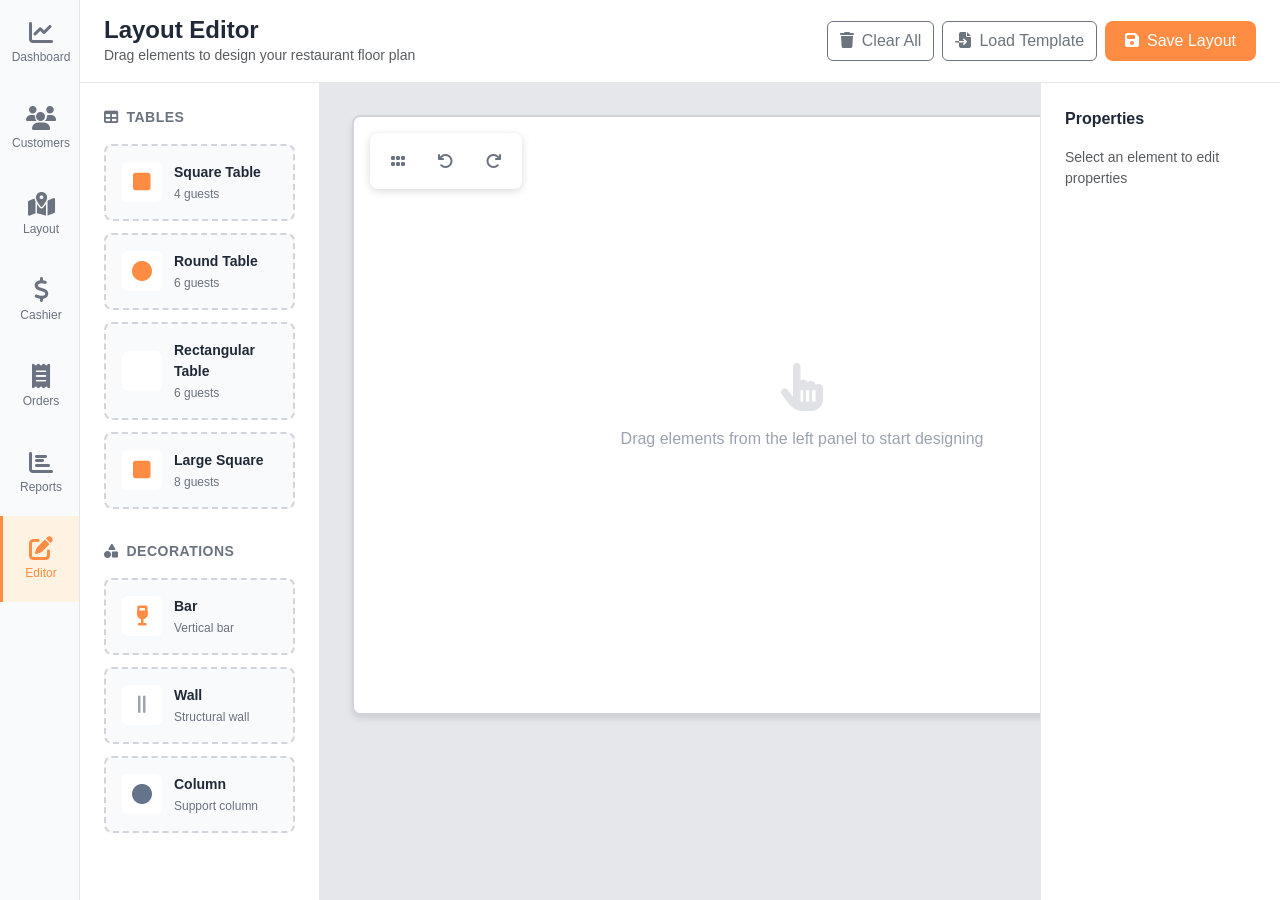
<file: resta-soft/layout-editor.html>
<!DOCTYPE html>
<html lang="es">
<head>
    <meta charset="UTF-8">
    <meta name="viewport" content="width=device-width, initial-scale=1.0">
    <title>Restro POS - Layout Editor</title>

    <!-- Bootstrap 5 CSS -->
    <link href="https://cdn.jsdelivr.net/npm/bootstrap@5.3.2/dist/css/bootstrap.min.css" rel="stylesheet">

    <!-- Font Awesome 6 -->
    <link rel="stylesheet" href="https://cdnjs.cloudflare.com/ajax/libs/font-awesome/6.5.1/css/all.min.css">

    <style>
        :root {
            --primary-orange: #FF8C42;
            --success-green: #10B981;
            --danger-red: #EF4444;
            --info-blue: #3B82F6;
            --warning-yellow: #F59E0B;
            --disabled-gray: #9CA3AF;
            --sidebar-bg: #F9FAFB;
            --card-shadow: 0 1px 3px rgba(0, 0, 0, 0.1);
        }

        body {
            font-family: -apple-system, BlinkMacSystemFont, 'Segoe UI', Roboto, 'Helvetica Neue', Arial, sans-serif;
            background-color: #F3F4F6;
            color: #1F2937;
            overflow: hidden;
        }

        /* Sidebar */
        .sidebar {
            min-height: 100vh;
            background-color: var(--sidebar-bg);
            border-right: 1px solid #E5E7EB;
            position: fixed;
            top: 0;
            left: 0;
            width: 80px;
            z-index: 1000;
        }

        .sidebar-item {
            padding: 1.25rem 0;
            text-align: center;
            color: #6B7280;
            transition: all 0.2s;
            cursor: pointer;
            border-left: 3px solid transparent;
        }

        .sidebar-item:hover,
        .sidebar-item.active {
            background-color: #FEF3E2;
            color: var(--primary-orange);
            border-left-color: var(--primary-orange);
        }

        .sidebar-item i {
            font-size: 1.5rem;
            display: block;
            margin-bottom: 0.25rem;
        }

        .sidebar-item span {
            font-size: 0.75rem;
            display: block;
        }

        /* Main Content */
        .main-content {
            margin-left: 80px;
            height: 100vh;
            display: flex;
            flex-direction: column;
        }

        /* Header */
        .top-header {
            background-color: white;
            padding: 1rem 1.5rem;
            border-bottom: 1px solid #E5E7EB;
            box-shadow: var(--card-shadow);
            flex-shrink: 0;
        }

        .btn-primary-custom {
            background-color: var(--primary-orange);
            border: none;
            color: white;
            padding: 0.5rem 1.25rem;
            border-radius: 8px;
            font-weight: 500;
            transition: all 0.2s;
        }

        .btn-primary-custom:hover {
            background-color: #E67E3C;
            transform: translateY(-1px);
        }

        /* Editor Layout */
        .editor-container {
            display: flex;
            flex: 1;
            overflow: hidden;
        }

        /* Tools Panel */
        .tools-panel {
            width: 280px;
            background: white;
            border-right: 1px solid #E5E7EB;
            overflow-y: auto;
            padding: 1.5rem;
        }

        .tools-section {
            margin-bottom: 2rem;
        }

        .tools-header {
            font-size: 0.875rem;
            font-weight: 700;
            text-transform: uppercase;
            color: #6B7280;
            margin-bottom: 1rem;
            letter-spacing: 0.5px;
        }

        /* Tool Item - Draggable */
        .tool-item {
            background: #F9FAFB;
            border: 2px dashed #D1D5DB;
            border-radius: 8px;
            padding: 1rem;
            margin-bottom: 0.75rem;
            cursor: move;
            transition: all 0.2s;
            display: flex;
            align-items: center;
            gap: 0.75rem;
        }

        .tool-item:hover {
            background: white;
            border-color: var(--primary-orange);
            transform: translateX(4px);
        }

        .tool-item.dragging {
            opacity: 0.5;
        }

        .tool-icon {
            width: 40px;
            height: 40px;
            background: white;
            border-radius: 6px;
            display: flex;
            align-items: center;
            justify-content: center;
            font-size: 1.25rem;
            color: var(--primary-orange);
            flex-shrink: 0;
        }

        .tool-info {
            flex: 1;
        }

        .tool-name {
            font-weight: 600;
            font-size: 0.875rem;
            color: #1F2937;
            margin-bottom: 0.125rem;
        }

        .tool-desc {
            font-size: 0.75rem;
            color: #6B7280;
        }

        /* Canvas Container */
        .canvas-container {
            flex: 1;
            background: #E5E7EB;
            overflow: auto;
            padding: 2rem;
            position: relative;
        }

        /* Restaurant Canvas - Editable */
        .restaurant-canvas {
            position: relative;
            width: 900px;
            height: 600px;
            background: white;
            border: 2px solid #D1D5DB;
            border-radius: 8px;
            margin: 0 auto;
            box-shadow: 0 4px 6px rgba(0, 0, 0, 0.1);
        }

        .restaurant-canvas.drag-over {
            border-color: var(--primary-orange);
            background: #FEF3E2;
        }

        /* Grid Pattern (optional visual aid) */
        .restaurant-canvas.show-grid {
            background-image:
                linear-gradient(rgba(0, 0, 0, 0.05) 1px, transparent 1px),
                linear-gradient(90deg, rgba(0, 0, 0, 0.05) 1px, transparent 1px);
            background-size: 20px 20px;
        }

        /* Placed Element on Canvas */
        .canvas-element {
            position: absolute;
            border: 2px solid transparent;
            cursor: move;
            transition: box-shadow 0.2s;
            display: flex;
            align-items: center;
            justify-content: center;
            font-weight: 600;
            user-select: none;
        }

        .canvas-element:hover {
            box-shadow: 0 4px 12px rgba(0, 0, 0, 0.15);
            z-index: 10;
        }

        .canvas-element.selected {
            border-color: var(--primary-orange);
            box-shadow: 0 0 0 3px rgba(255, 140, 66, 0.2);
            z-index: 20;
        }

        .canvas-element.dragging {
            opacity: 0.7;
            z-index: 100;
        }

        /* Table Elements */
        .canvas-element.table {
            background: linear-gradient(135deg, #ECFDF5 0%, #D1FAE5 100%);
            border-radius: 8px;
            border-color: var(--success-green);
            flex-direction: column;
        }

        .canvas-element.table.round {
            border-radius: 50%;
        }

        .canvas-element.table .element-label {
            font-size: 1rem;
            color: #1F2937;
        }

        .canvas-element.table .element-capacity {
            font-size: 0.75rem;
            color: #6B7280;
        }

        /* Decoration Elements */
        .canvas-element.bar {
            background: linear-gradient(135deg, #FEF3E2 0%, #FDBA74 50%, #FEF3E2 100%);
            border-radius: 8px;
            border-color: var(--primary-orange);
            color: #1F2937;
        }

        .canvas-element.wall {
            background: linear-gradient(135deg, #E5E7EB 0%, #D1D5DB 100%);
            border-color: #9CA3AF;
        }

        .canvas-element.column {
            background: radial-gradient(circle, #CBD5E1 0%, #94A3B8 100%);
            border-radius: 50%;
            border-color: #64748B;
        }

        /* Delete Button */
        .delete-btn {
            position: absolute;
            top: -12px;
            right: -12px;
            width: 24px;
            height: 24px;
            background: var(--danger-red);
            color: white;
            border-radius: 50%;
            display: none;
            align-items: center;
            justify-content: center;
            cursor: pointer;
            font-size: 0.75rem;
            border: 2px solid white;
            box-shadow: 0 2px 4px rgba(0, 0, 0, 0.2);
        }

        .canvas-element.selected .delete-btn {
            display: flex;
        }

        .delete-btn:hover {
            background: #DC2626;
            transform: scale(1.1);
        }

        /* Resize Handles */
        .resize-handle {
            position: absolute;
            width: 10px;
            height: 10px;
            background: var(--primary-orange);
            border: 2px solid white;
            border-radius: 50%;
            display: none;
            box-shadow: 0 2px 4px rgba(0, 0, 0, 0.2);
        }

        .canvas-element.selected .resize-handle {
            display: block;
        }

        .resize-handle.se {
            bottom: -5px;
            right: -5px;
            cursor: se-resize;
        }

        .resize-handle.sw {
            bottom: -5px;
            left: -5px;
            cursor: sw-resize;
        }

        .resize-handle.ne {
            top: -5px;
            right: -5px;
            cursor: ne-resize;
        }

        .resize-handle.nw {
            top: -5px;
            left: -5px;
            cursor: nw-resize;
        }

        /* Properties Panel */
        .properties-panel {
            width: 280px;
            background: white;
            border-left: 1px solid #E5E7EB;
            overflow-y: auto;
            padding: 1.5rem;
        }

        .properties-header {
            font-size: 1rem;
            font-weight: 700;
            margin-bottom: 1rem;
            color: #1F2937;
        }

        .property-group {
            margin-bottom: 1.5rem;
        }

        .property-label {
            font-size: 0.875rem;
            font-weight: 600;
            color: #6B7280;
            margin-bottom: 0.5rem;
            display: block;
        }

        .property-input {
            width: 100%;
            padding: 0.5rem;
            border: 1px solid #E5E7EB;
            border-radius: 6px;
            font-size: 0.875rem;
        }

        .property-input:focus {
            outline: none;
            border-color: var(--primary-orange);
            box-shadow: 0 0 0 3px rgba(255, 140, 66, 0.1);
        }

        /* Toolbar */
        .toolbar {
            position: absolute;
            top: 1rem;
            left: 1rem;
            background: white;
            border-radius: 8px;
            box-shadow: 0 2px 8px rgba(0, 0, 0, 0.15);
            display: flex;
            gap: 0.5rem;
            padding: 0.5rem;
            z-index: 50;
        }

        .toolbar-btn {
            width: 40px;
            height: 40px;
            border: none;
            background: white;
            border-radius: 6px;
            cursor: pointer;
            transition: all 0.2s;
            display: flex;
            align-items: center;
            justify-content: center;
            color: #6B7280;
        }

        .toolbar-btn:hover {
            background: #F9FAFB;
            color: var(--primary-orange);
        }

        .toolbar-btn.active {
            background: #FEF3E2;
            color: var(--primary-orange);
        }

        /* Empty State */
        .empty-state {
            position: absolute;
            top: 50%;
            left: 50%;
            transform: translate(-50%, -50%);
            text-align: center;
            color: #9CA3AF;
            pointer-events: none;
        }

        .empty-state i {
            font-size: 3rem;
            margin-bottom: 1rem;
            opacity: 0.3;
        }

        /* Responsive */
        @media (max-width: 1400px) {
            .tools-panel,
            .properties-panel {
                width: 240px;
            }
        }

        @media (max-width: 1200px) {
            .properties-panel {
                display: none;
            }
        }

        @media (max-width: 768px) {
            .sidebar {
                width: 60px;
            }

            .sidebar-item span {
                display: none;
            }

            .main-content {
                margin-left: 60px;
            }

            .tools-panel {
                width: 200px;
            }
        }
    </style>
</head>
<body>
    <!-- Sidebar Navigation -->
    <div class="sidebar">
        <div class="sidebar-item">
            <i class="fas fa-chart-line"></i>
            <span>Dashboard</span>
        </div>
        <div class="sidebar-item">
            <i class="fas fa-users"></i>
            <span>Customers</span>
        </div>
        <div class="sidebar-item">
            <i class="fas fa-map-marked-alt"></i>
            <span>Layout</span>
        </div>
        <div class="sidebar-item">
            <i class="fas fa-dollar-sign"></i>
            <span>Cashier</span>
        </div>
        <div class="sidebar-item">
            <i class="fas fa-receipt"></i>
            <span>Orders</span>
        </div>
        <div class="sidebar-item">
            <i class="fas fa-chart-bar"></i>
            <span>Reports</span>
        </div>
        <div class="sidebar-item active">
            <i class="fas fa-edit"></i>
            <span>Editor</span>
        </div>
    </div>

    <!-- Main Content -->
    <div class="main-content">
        <!-- Header -->
        <div class="top-header d-flex justify-content-between align-items-center">
            <div>
                <h1 class="h4 mb-0 fw-bold">Layout Editor</h1>
                <p class="text-muted mb-0 small">Drag elements to design your restaurant floor plan</p>
            </div>
            <div class="d-flex gap-2">
                <button class="btn btn-outline-secondary" onclick="layoutEditor.clearCanvas()">
                    <i class="fas fa-trash me-2"></i>Clear All
                </button>
                <button class="btn btn-outline-secondary" onclick="layoutEditor.loadTemplate()">
                    <i class="fas fa-file-import me-2"></i>Load Template
                </button>
                <button class="btn btn-primary-custom" onclick="layoutEditor.saveLayout()">
                    <i class="fas fa-save me-2"></i>Save Layout
                </button>
            </div>
        </div>

        <!-- Editor Container -->
        <div class="editor-container">
            <!-- Tools Panel -->
            <div class="tools-panel">
                <div class="tools-section">
                    <div class="tools-header">
                        <i class="fas fa-table me-2"></i>Tables
                    </div>

                    <div class="tool-item" draggable="true" data-type="table" data-shape="square" data-size="120x100" data-capacity="4">
                        <div class="tool-icon">
                            <i class="fas fa-square"></i>
                        </div>
                        <div class="tool-info">
                            <div class="tool-name">Square Table</div>
                            <div class="tool-desc">4 guests</div>
                        </div>
                    </div>

                    <div class="tool-item" draggable="true" data-type="table" data-shape="round" data-size="110x110" data-capacity="6">
                        <div class="tool-icon">
                            <i class="fas fa-circle"></i>
                        </div>
                        <div class="tool-info">
                            <div class="tool-name">Round Table</div>
                            <div class="tool-desc">6 guests</div>
                        </div>
                    </div>

                    <div class="tool-item" draggable="true" data-type="table" data-shape="rectangular" data-size="140x100" data-capacity="6">
                        <div class="tool-icon">
                            <i class="fas fa-rectangle-wide"></i>
                        </div>
                        <div class="tool-info">
                            <div class="tool-name">Rectangular Table</div>
                            <div class="tool-desc">6 guests</div>
                        </div>
                    </div>

                    <div class="tool-item" draggable="true" data-type="table" data-shape="square" data-size="150x120" data-capacity="8">
                        <div class="tool-icon">
                            <i class="fas fa-square"></i>
                        </div>
                        <div class="tool-info">
                            <div class="tool-name">Large Square</div>
                            <div class="tool-desc">8 guests</div>
                        </div>
                    </div>
                </div>

                <div class="tools-section">
                    <div class="tools-header">
                        <i class="fas fa-shapes me-2"></i>Decorations
                    </div>

                    <div class="tool-item" draggable="true" data-type="bar" data-size="60x300">
                        <div class="tool-icon" style="color: var(--primary-orange);">
                            <i class="fas fa-wine-glass"></i>
                        </div>
                        <div class="tool-info">
                            <div class="tool-name">Bar</div>
                            <div class="tool-desc">Vertical bar</div>
                        </div>
                    </div>

                    <div class="tool-item" draggable="true" data-type="wall" data-size="10x400">
                        <div class="tool-icon" style="color: #9CA3AF;">
                            <i class="fas fa-grip-lines-vertical"></i>
                        </div>
                        <div class="tool-info">
                            <div class="tool-name">Wall</div>
                            <div class="tool-desc">Structural wall</div>
                        </div>
                    </div>

                    <div class="tool-item" draggable="true" data-type="column" data-size="40x40">
                        <div class="tool-icon" style="color: #64748B;">
                            <i class="fas fa-circle"></i>
                        </div>
                        <div class="tool-info">
                            <div class="tool-name">Column</div>
                            <div class="tool-desc">Support column</div>
                        </div>
                    </div>
                </div>
            </div>

            <!-- Canvas Container -->
            <div class="canvas-container">
                <div class="restaurant-canvas" id="canvas">
                    <!-- Toolbar -->
                    <div class="toolbar">
                        <button class="toolbar-btn" onclick="layoutEditor.toggleGrid()" title="Toggle Grid">
                            <i class="fas fa-grip-horizontal"></i>
                        </button>
                        <button class="toolbar-btn" onclick="layoutEditor.undo()" title="Undo">
                            <i class="fas fa-undo"></i>
                        </button>
                        <button class="toolbar-btn" onclick="layoutEditor.redo()" title="Redo">
                            <i class="fas fa-redo"></i>
                        </button>
                    </div>

                    <!-- Empty State -->
                    <div class="empty-state" id="emptyState">
                        <i class="fas fa-hand-pointer"></i>
                        <p>Drag elements from the left panel to start designing</p>
                    </div>
                </div>
            </div>

            <!-- Properties Panel -->
            <div class="properties-panel" id="propertiesPanel">
                <div class="properties-header">Properties</div>
                <p class="text-muted small">Select an element to edit properties</p>

                <div id="propertiesContent">
                    <!-- Properties will be loaded dynamically -->
                </div>
            </div>
        </div>
    </div>

    <!-- Save Confirmation Modal -->
    <div class="modal fade" id="saveModal" tabindex="-1" aria-hidden="true">
        <div class="modal-dialog modal-dialog-centered">
            <div class="modal-content">
                <div class="modal-header border-0">
                    <h5 class="modal-title fw-bold">Save Layout</h5>
                    <button type="button" class="btn-close" data-bs-dismiss="modal"></button>
                </div>
                <div class="modal-body">
                    <div class="mb-3">
                        <label class="form-label fw-semibold">Layout Name</label>
                        <input type="text" class="form-control" id="layoutName" placeholder="e.g., Main Dining Area">
                    </div>
                    <div class="alert alert-info">
                        <i class="fas fa-info-circle me-2"></i>
                        This layout will be saved and can be loaded in the viewer.
                    </div>
                </div>
                <div class="modal-footer border-0">
                    <button type="button" class="btn btn-outline-secondary" data-bs-dismiss="modal">Cancel</button>
                    <button type="button" class="btn btn-primary-custom" onclick="layoutEditor.confirmSave()">
                        <i class="fas fa-save me-2"></i>Save Layout
                    </button>
                </div>
            </div>
        </div>
    </div>

    <!-- Bootstrap 5 JS Bundle -->
    <script src="https://cdn.jsdelivr.net/npm/bootstrap@5.3.2/dist/js/bootstrap.bundle.min.js"></script>

    <script>
        /**
         * Canvas Element Class
         * Represents an element placed on the canvas with drag/resize capabilities
         */
        class CanvasElement {
            constructor(id, type, x, y, width, height, data = {}) {
                this.id = id;
                this.type = type;           // table, bar, wall, column
                this.x = x;
                this.y = y;
                this.width = width;
                this.height = height;
                this.data = data;           // Additional properties (shape, capacity, label, etc)
            }

            /**
             * Convert to JSON for storage
             * @returns {Object} JSON representation
             */
            toJSON() {
                return {
                    id: this.id,
                    type: this.type,
                    x: this.x,
                    y: this.y,
                    width: this.width,
                    height: this.height,
                    data: this.data
                };
            }
        }

        /**
         * Layout Editor Class
         * Main controller for the drag-and-drop editor
         * Implements the Command Pattern for undo/redo functionality
         */
        class LayoutEditor {
            constructor() {
                this.canvas = document.getElementById('canvas');
                this.elements = [];
                this.selectedElement = null;
                this.nextId = 1;
                this.draggedTool = null;
                this.isDragging = false;
                this.isResizing = false;
                this.dragOffset = { x: 0, y: 0 };
                this.showGrid = false;
                this.history = [];
                this.historyIndex = -1;
                this.saveModal = new bootstrap.Modal(document.getElementById('saveModal'));

                this.init();
            }

            /**
             * Initialize event listeners
             */
            init() {
                this.attachToolListeners();
                this.attachCanvasListeners();
                this.attachKeyboardListeners();
            }

            /**
             * Attach drag listeners to tool items
             */
            attachToolListeners() {
                document.querySelectorAll('.tool-item').forEach(tool => {
                    tool.addEventListener('dragstart', (e) => this.handleToolDragStart(e));
                    tool.addEventListener('dragend', (e) => this.handleToolDragEnd(e));
                });
            }

            /**
             * Attach drop listeners to canvas
             */
            attachCanvasListeners() {
                this.canvas.addEventListener('dragover', (e) => this.handleCanvasDragOver(e));
                this.canvas.addEventListener('drop', (e) => this.handleCanvasDrop(e));
                this.canvas.addEventListener('dragleave', (e) => this.handleCanvasDragLeave(e));
                this.canvas.addEventListener('click', (e) => {
                    if (e.target === this.canvas) {
                        this.deselectAll();
                    }
                });
            }

            /**
             * Attach keyboard shortcuts
             */
            attachKeyboardListeners() {
                document.addEventListener('keydown', (e) => {
                    // Delete key
                    if (e.key === 'Delete' && this.selectedElement) {
                        this.deleteElement(this.selectedElement);
                    }
                    // Ctrl/Cmd + Z (Undo)
                    if ((e.ctrlKey || e.metaKey) && e.key === 'z' && !e.shiftKey) {
                        e.preventDefault();
                        this.undo();
                    }
                    // Ctrl/Cmd + Shift + Z (Redo)
                    if ((e.ctrlKey || e.metaKey) && e.key === 'z' && e.shiftKey) {
                        e.preventDefault();
                        this.redo();
                    }
                });
            }

            /**
             * Handle tool drag start
             * @param {DragEvent} e - Drag event
             */
            handleToolDragStart(e) {
                this.draggedTool = e.target;
                this.draggedTool.classList.add('dragging');
                e.dataTransfer.effectAllowed = 'copy';
            }

            /**
             * Handle tool drag end
             * @param {DragEvent} e - Drag event
             */
            handleToolDragEnd(e) {
                if (this.draggedTool) {
                    this.draggedTool.classList.remove('dragging');
                    this.draggedTool = null;
                }
            }

            /**
             * Handle canvas drag over
             * @param {DragEvent} e - Drag event
             */
            handleCanvasDragOver(e) {
                e.preventDefault();
                this.canvas.classList.add('drag-over');
            }

            /**
             * Handle canvas drag leave
             * @param {DragEvent} e - Drag event
             */
            handleCanvasDragLeave(e) {
                if (e.target === this.canvas) {
                    this.canvas.classList.remove('drag-over');
                }
            }

            /**
             * Handle canvas drop - Creates new element
             * @param {DragEvent} e - Drop event
             */
            handleCanvasDrop(e) {
                e.preventDefault();
                this.canvas.classList.remove('drag-over');

                if (!this.draggedTool) return;

                // Get drop position relative to canvas
                const rect = this.canvas.getBoundingClientRect();
                const x = e.clientX - rect.left;
                const y = e.clientY - rect.top;

                // Get tool data
                const type = this.draggedTool.dataset.type;
                const size = this.draggedTool.dataset.size.split('x');
                const width = parseInt(size[0]);
                const height = parseInt(size[1]);

                // Create element data
                const data = {};
                if (type === 'table') {
                    data.shape = this.draggedTool.dataset.shape;
                    data.capacity = parseInt(this.draggedTool.dataset.capacity);
                    data.number = `T${String(this.nextId).padStart(2, '0')}`;
                }

                // Create and add element
                const element = new CanvasElement(
                    this.nextId++,
                    type,
                    Math.max(0, Math.min(x - width / 2, this.canvas.offsetWidth - width)),
                    Math.max(0, Math.min(y - height / 2, this.canvas.offsetHeight - height)),
                    width,
                    height,
                    data
                );

                this.addElement(element);
                this.saveHistory();
                this.hideEmptyState();
            }

            /**
             * Add element to canvas
             * @param {CanvasElement} element - Element to add
             */
            addElement(element) {
                this.elements.push(element);
                this.renderElement(element);
            }

            /**
             * Render element on canvas
             * @param {CanvasElement} element - Element to render
             */
            renderElement(element) {
                const el = document.createElement('div');
                el.className = `canvas-element ${element.type}`;
                el.dataset.elementId = element.id;
                el.style.left = `${element.x}px`;
                el.style.top = `${element.y}px`;
                el.style.width = `${element.width}px`;
                el.style.height = `${element.height}px`;

                // Add shape class for tables
                if (element.type === 'table' && element.data.shape) {
                    el.classList.add(element.data.shape);
                }

                // Add content
                if (element.type === 'table') {
                    el.innerHTML = `
                        <div class="element-label">${element.data.number}</div>
                        <div class="element-capacity">${element.data.capacity} guests</div>
                    `;
                } else if (element.type === 'bar') {
                    el.textContent = 'Bar';
                }

                // Add delete button
                const deleteBtn = document.createElement('div');
                deleteBtn.className = 'delete-btn';
                deleteBtn.innerHTML = '<i class="fas fa-times"></i>';
                deleteBtn.onclick = (e) => {
                    e.stopPropagation();
                    this.deleteElement(element.id);
                };
                el.appendChild(deleteBtn);

                // Add resize handles
                ['nw', 'ne', 'sw', 'se'].forEach(position => {
                    const handle = document.createElement('div');
                    handle.className = `resize-handle ${position}`;
                    handle.dataset.position = position;
                    el.appendChild(handle);
                });

                // Attach element event listeners
                el.addEventListener('mousedown', (e) => this.handleElementMouseDown(e, element));
                el.addEventListener('click', (e) => {
                    e.stopPropagation();
                    this.selectElement(element.id);
                });

                this.canvas.appendChild(el);
            }

            /**
             * Handle element mouse down for dragging
             * @param {MouseEvent} e - Mouse event
             * @param {CanvasElement} element - Element being dragged
             */
            handleElementMouseDown(e, element) {
                // Check if resize handle was clicked
                if (e.target.classList.contains('resize-handle')) {
                    this.startResize(e, element);
                    return;
                }

                // Ignore if clicking delete button
                if (e.target.closest('.delete-btn')) return;

                this.isDragging = true;
                this.selectedElement = element;

                const el = e.currentTarget;
                const rect = el.getBoundingClientRect();
                this.dragOffset = {
                    x: e.clientX - rect.left,
                    y: e.clientY - rect.top
                };

                el.classList.add('dragging');

                const handleMouseMove = (e) => {
                    if (!this.isDragging) return;

                    const canvasRect = this.canvas.getBoundingClientRect();
                    let x = e.clientX - canvasRect.left - this.dragOffset.x;
                    let y = e.clientY - canvasRect.top - this.dragOffset.y;

                    // Constrain to canvas bounds
                    x = Math.max(0, Math.min(x, this.canvas.offsetWidth - element.width));
                    y = Math.max(0, Math.min(y, this.canvas.offsetHeight - element.height));

                    element.x = x;
                    element.y = y;

                    el.style.left = `${x}px`;
                    el.style.top = `${y}px`;

                    this.updateProperties(element);
                };

                const handleMouseUp = () => {
                    this.isDragging = false;
                    el.classList.remove('dragging');
                    document.removeEventListener('mousemove', handleMouseMove);
                    document.removeEventListener('mouseup', handleMouseUp);
                    this.saveHistory();
                };

                document.addEventListener('mousemove', handleMouseMove);
                document.addEventListener('mouseup', handleMouseUp);
            }

            /**
             * Start resizing element
             * @param {MouseEvent} e - Mouse event
             * @param {CanvasElement} element - Element to resize
             */
            startResize(e, element) {
                e.stopPropagation();
                this.isResizing = true;
                const handle = e.target;
                const position = handle.dataset.position;
                const startX = e.clientX;
                const startY = e.clientY;
                const startWidth = element.width;
                const startHeight = element.height;
                const startPosX = element.x;
                const startPosY = element.y;

                const handleMouseMove = (e) => {
                    if (!this.isResizing) return;

                    const dx = e.clientX - startX;
                    const dy = e.clientY - startY;

                    // Calculate new dimensions based on handle position
                    if (position.includes('e')) {
                        element.width = Math.max(50, startWidth + dx);
                    }
                    if (position.includes('w')) {
                        const newWidth = Math.max(50, startWidth - dx);
                        element.x = startPosX + (startWidth - newWidth);
                        element.width = newWidth;
                    }
                    if (position.includes('s')) {
                        element.height = Math.max(50, startHeight + dy);
                    }
                    if (position.includes('n')) {
                        const newHeight = Math.max(50, startHeight - dy);
                        element.y = startPosY + (startHeight - newHeight);
                        element.height = newHeight;
                    }

                    this.updateElementDOM(element);
                    this.updateProperties(element);
                };

                const handleMouseUp = () => {
                    this.isResizing = false;
                    document.removeEventListener('mousemove', handleMouseMove);
                    document.removeEventListener('mouseup', handleMouseUp);
                    this.saveHistory();
                };

                document.addEventListener('mousemove', handleMouseMove);
                document.addEventListener('mouseup', handleMouseUp);
            }

            /**
             * Update element DOM after resize/move
             * @param {CanvasElement} element - Element to update
             */
            updateElementDOM(element) {
                const el = this.canvas.querySelector(`[data-element-id="${element.id}"]`);
                if (el) {
                    el.style.left = `${element.x}px`;
                    el.style.top = `${element.y}px`;
                    el.style.width = `${element.width}px`;
                    el.style.height = `${element.height}px`;
                }
            }

            /**
             * Select element and show properties
             * @param {number} elementId - Element ID
             */
            selectElement(elementId) {
                this.deselectAll();

                const element = this.elements.find(e => e.id === elementId);
                if (!element) return;

                this.selectedElement = element;

                const el = this.canvas.querySelector(`[data-element-id="${elementId}"]`);
                if (el) {
                    el.classList.add('selected');
                }

                this.showProperties(element);
            }

            /**
             * Deselect all elements
             */
            deselectAll() {
                this.canvas.querySelectorAll('.canvas-element').forEach(el => {
                    el.classList.remove('selected');
                });
                this.selectedElement = null;
                this.hideProperties();
            }

            /**
             * Show properties panel for element
             * @param {CanvasElement} element - Element to show properties for
             */
            showProperties(element) {
                const content = document.getElementById('propertiesContent');

                let html = `
                    <div class="property-group">
                        <label class="property-label">Position</label>
                        <div class="row g-2">
                            <div class="col-6">
                                <input type="number" class="property-input" value="${Math.round(element.x)}"
                                       onchange="layoutEditor.updateElementProperty(${element.id}, 'x', parseInt(this.value))" placeholder="X">
                            </div>
                            <div class="col-6">
                                <input type="number" class="property-input" value="${Math.round(element.y)}"
                                       onchange="layoutEditor.updateElementProperty(${element.id}, 'y', parseInt(this.value))" placeholder="Y">
                            </div>
                        </div>
                    </div>

                    <div class="property-group">
                        <label class="property-label">Size</label>
                        <div class="row g-2">
                            <div class="col-6">
                                <input type="number" class="property-input" value="${Math.round(element.width)}"
                                       onchange="layoutEditor.updateElementProperty(${element.id}, 'width', parseInt(this.value))" placeholder="Width">
                            </div>
                            <div class="col-6">
                                <input type="number" class="property-input" value="${Math.round(element.height)}"
                                       onchange="layoutEditor.updateElementProperty(${element.id}, 'height', parseInt(this.value))" placeholder="Height">
                            </div>
                        </div>
                    </div>
                `;

                if (element.type === 'table') {
                    html += `
                        <div class="property-group">
                            <label class="property-label">Table Number</label>
                            <input type="text" class="property-input" value="${element.data.number}"
                                   onchange="layoutEditor.updateElementData(${element.id}, 'number', this.value)">
                        </div>

                        <div class="property-group">
                            <label class="property-label">Capacity</label>
                            <input type="number" class="property-input" value="${element.data.capacity}"
                                   onchange="layoutEditor.updateElementData(${element.id}, 'capacity', parseInt(this.value))">
                        </div>

                        <div class="property-group">
                            <label class="property-label">Shape</label>
                            <select class="property-input" onchange="layoutEditor.updateElementData(${element.id}, 'shape', this.value)">
                                <option value="square" ${element.data.shape === 'square' ? 'selected' : ''}>Square</option>
                                <option value="round" ${element.data.shape === 'round' ? 'selected' : ''}>Round</option>
                                <option value="rectangular" ${element.data.shape === 'rectangular' ? 'selected' : ''}>Rectangular</option>
                            </select>
                        </div>
                    `;
                }

                content.innerHTML = html;
            }

            /**
             * Hide properties panel
             */
            hideProperties() {
                document.getElementById('propertiesContent').innerHTML = '';
            }

            /**
             * Update element property
             * @param {number} elementId - Element ID
             * @param {string} property - Property name
             * @param {any} value - New value
             */
            updateElementProperty(elementId, property, value) {
                const element = this.elements.find(e => e.id === elementId);
                if (element) {
                    element[property] = value;
                    this.updateElementDOM(element);
                    this.saveHistory();
                }
            }

            /**
             * Update element data property
             * @param {number} elementId - Element ID
             * @param {string} key - Data key
             * @param {any} value - New value
             */
            updateElementData(elementId, key, value) {
                const element = this.elements.find(e => e.id === elementId);
                if (element) {
                    element.data[key] = value;

                    // Re-render element to show changes
                    const el = this.canvas.querySelector(`[data-element-id="${elementId}"]`);
                    if (el) {
                        el.remove();
                        this.renderElement(element);
                    }

                    this.saveHistory();
                }
            }

            /**
             * Update properties display
             * @param {CanvasElement} element - Element to update
             */
            updateProperties(element) {
                if (this.selectedElement && this.selectedElement.id === element.id) {
                    this.showProperties(element);
                }
            }

            /**
             * Delete element from canvas
             * @param {number} elementId - Element ID to delete
             */
            deleteElement(elementId) {
                this.elements = this.elements.filter(e => e.id !== elementId);

                const el = this.canvas.querySelector(`[data-element-id="${elementId}"]`);
                if (el) {
                    el.remove();
                }

                if (this.selectedElement && this.selectedElement.id === elementId) {
                    this.deselectAll();
                }

                if (this.elements.length === 0) {
                    this.showEmptyState();
                }

                this.saveHistory();
            }

            /**
             * Toggle grid display
             */
            toggleGrid() {
                this.showGrid = !this.showGrid;
                if (this.showGrid) {
                    this.canvas.classList.add('show-grid');
                } else {
                    this.canvas.classList.remove('show-grid');
                }
            }

            /**
             * Clear all elements from canvas
             */
            clearCanvas() {
                if (this.elements.length === 0) return;

                if (confirm('Are you sure you want to clear all elements? This action cannot be undone.')) {
                    this.elements = [];
                    this.canvas.querySelectorAll('.canvas-element').forEach(el => el.remove());
                    this.deselectAll();
                    this.showEmptyState();
                    this.saveHistory();
                }
            }

            /**
             * Save current state to history (for undo/redo)
             */
            saveHistory() {
                // Remove any states after current index
                this.history = this.history.slice(0, this.historyIndex + 1);

                // Save current state
                this.history.push(JSON.stringify(this.elements.map(e => e.toJSON())));
                this.historyIndex++;

                // Limit history to 50 states
                if (this.history.length > 50) {
                    this.history.shift();
                    this.historyIndex--;
                }
            }

            /**
             * Undo last action
             */
            undo() {
                if (this.historyIndex > 0) {
                    this.historyIndex--;
                    this.loadState(this.history[this.historyIndex]);
                }
            }

            /**
             * Redo last undone action
             */
            redo() {
                if (this.historyIndex < this.history.length - 1) {
                    this.historyIndex++;
                    this.loadState(this.history[this.historyIndex]);
                }
            }

            /**
             * Load state from history
             * @param {string} stateJson - JSON state string
             */
            loadState(stateJson) {
                const state = JSON.parse(stateJson);

                // Clear current elements
                this.canvas.querySelectorAll('.canvas-element').forEach(el => el.remove());
                this.elements = [];

                // Load elements from state
                state.forEach(elementData => {
                    const element = new CanvasElement(
                        elementData.id,
                        elementData.type,
                        elementData.x,
                        elementData.y,
                        elementData.width,
                        elementData.height,
                        elementData.data
                    );
                    this.addElement(element);
                });

                this.deselectAll();

                if (this.elements.length === 0) {
                    this.showEmptyState();
                } else {
                    this.hideEmptyState();
                }
            }

            /**
             * Show empty state message
             */
            showEmptyState() {
                document.getElementById('emptyState').style.display = 'block';
            }

            /**
             * Hide empty state message
             */
            hideEmptyState() {
                document.getElementById('emptyState').style.display = 'none';
            }

            /**
             * Load a predefined template
             */
            loadTemplate() {
                // Sample template data
                const template = [
                    { id: 1, type: 'table', x: 50, y: 60, width: 120, height: 100, data: { shape: 'square', capacity: 4, number: 'T01' } },
                    { id: 2, type: 'table', x: 220, y: 60, width: 110, height: 110, data: { shape: 'round', capacity: 6, number: 'T02' } },
                    { id: 3, type: 'table', x: 390, y: 60, width: 120, height: 100, data: { shape: 'square', capacity: 4, number: 'T03' } },
                    { id: 4, type: 'bar', x: 700, y: 100, width: 60, height: 400, data: { label: 'Bar' } },
                    { id: 5, type: 'wall', x: 10, y: 10, width: 10, height: 580, data: {} }
                ];

                if (this.elements.length > 0) {
                    if (!confirm('This will replace your current layout. Continue?')) return;
                }

                this.loadState(JSON.stringify(template));
                this.nextId = Math.max(...template.map(e => e.id)) + 1;
            }

            /**
             * Open save modal
             */
            saveLayout() {
                if (this.elements.length === 0) {
                    alert('Cannot save an empty layout. Please add some elements first.');
                    return;
                }

                this.saveModal.show();
            }

            /**
             * Confirm and save layout
             */
            confirmSave() {
                const layoutName = document.getElementById('layoutName').value.trim();

                if (!layoutName) {
                    alert('Please enter a layout name.');
                    return;
                }

                const layoutData = {
                    name: layoutName,
                    width: 900,
                    height: 600,
                    tables: this.elements.filter(e => e.type === 'table').map(e => e.toJSON()),
                    decorations: this.elements.filter(e => e.type !== 'table').map(e => e.toJSON()),
                    created_at: new Date().toISOString()
                };

                // In production, send to backend via AJAX
                console.log('Saving layout:', layoutData);

                // Simulate save to localStorage
                localStorage.setItem('restaurantLayout', JSON.stringify(layoutData));

                this.saveModal.hide();

                // Show success message
                alert(`Layout "${layoutName}" saved successfully!\n\nYou can now load it in the Layout Viewer.`);

                // Clear form
                document.getElementById('layoutName').value = '';
            }
        }

        // Initialize the layout editor
        const layoutEditor = new LayoutEditor();

        console.log('Layout Editor initialized');
    </script>
</body>
</html>
</file>
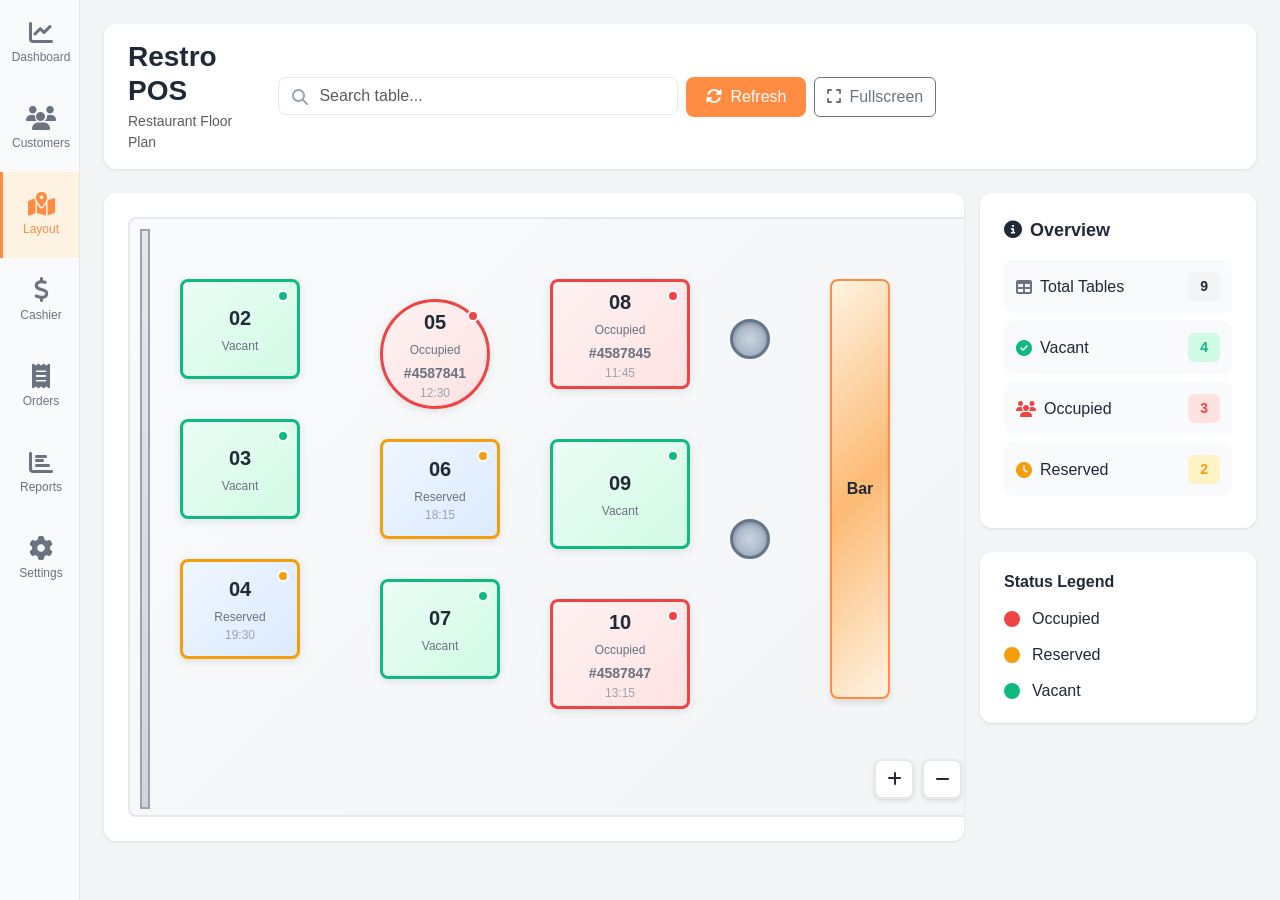
<file: resta-soft/layout-viewer.html>
<!DOCTYPE html>
<html lang="es">
<head>
    <meta charset="UTF-8">
    <meta name="viewport" content="width=device-width, initial-scale=1.0">
    <title>Restro POS - Restaurant Layout</title>

    <!-- Bootstrap 5 CSS -->
    <link href="https://cdn.jsdelivr.net/npm/bootstrap@5.3.2/dist/css/bootstrap.min.css" rel="stylesheet">

    <!-- Font Awesome 6 -->
    <link rel="stylesheet" href="https://cdnjs.cloudflare.com/ajax/libs/font-awesome/6.5.1/css/all.min.css">

    <style>
        :root {
            --primary-orange: #FF8C42;
            --success-green: #10B981;
            --danger-red: #EF4444;
            --info-blue: #3B82F6;
            --warning-yellow: #F59E0B;
            --disabled-gray: #9CA3AF;
            --sidebar-bg: #F9FAFB;
            --card-shadow: 0 1px 3px rgba(0, 0, 0, 0.1);
        }

        body {
            font-family: -apple-system, BlinkMacSystemFont, 'Segoe UI', Roboto, 'Helvetica Neue', Arial, sans-serif;
            background-color: #F3F4F6;
            color: #1F2937;
        }

        /* Sidebar */
        .sidebar {
            min-height: 100vh;
            background-color: var(--sidebar-bg);
            border-right: 1px solid #E5E7EB;
            position: fixed;
            top: 0;
            left: 0;
            width: 80px;
            z-index: 1000;
        }

        .sidebar-item {
            padding: 1.25rem 0;
            text-align: center;
            color: #6B7280;
            transition: all 0.2s;
            cursor: pointer;
            border-left: 3px solid transparent;
        }

        .sidebar-item:hover,
        .sidebar-item.active {
            background-color: #FEF3E2;
            color: var(--primary-orange);
            border-left-color: var(--primary-orange);
        }

        .sidebar-item i {
            font-size: 1.5rem;
            display: block;
            margin-bottom: 0.25rem;
        }

        .sidebar-item span {
            font-size: 0.75rem;
            display: block;
        }

        /* Main Content */
        .main-content {
            margin-left: 80px;
            padding: 1.5rem;
        }

        /* Header */
        .top-header {
            background-color: white;
            border-radius: 12px;
            padding: 1rem 1.5rem;
            margin-bottom: 1.5rem;
            box-shadow: var(--card-shadow);
        }

        .search-box {
            position: relative;
            max-width: 400px;
        }

        .search-box input {
            padding-left: 2.5rem;
            border: 1px solid #E5E7EB;
            border-radius: 8px;
        }

        .search-box i {
            position: absolute;
            left: 0.875rem;
            top: 50%;
            transform: translateY(-50%);
            color: #9CA3AF;
        }

        .btn-primary-custom {
            background-color: var(--primary-orange);
            border: none;
            color: white;
            padding: 0.5rem 1.25rem;
            border-radius: 8px;
            font-weight: 500;
            transition: all 0.2s;
        }

        .btn-primary-custom:hover {
            background-color: #E67E3C;
            transform: translateY(-1px);
        }

        /* Restaurant Canvas Container */
        .restaurant-canvas-container {
            background: white;
            border-radius: 12px;
            box-shadow: var(--card-shadow);
            padding: 1.5rem;
            margin-bottom: 1.5rem;
            overflow: auto;
        }

        /* Restaurant Canvas - Floor Plan */
        .restaurant-canvas {
            position: relative;
            width: 900px;
            height: 600px;
            background: linear-gradient(135deg, #F9FAFB 0%, #F3F4F6 100%);
            border: 2px solid #E5E7EB;
            border-radius: 8px;
            margin: 0 auto;
        }

        /* Table Element - Positioned absolutely */
        .table-element {
            position: absolute;
            background: white;
            border-radius: 8px;
            box-shadow: 0 2px 8px rgba(0, 0, 0, 0.1);
            cursor: pointer;
            transition: all 0.3s ease;
            display: flex;
            flex-direction: column;
            align-items: center;
            justify-content: center;
            border: 3px solid transparent;
        }

        .table-element:hover {
            transform: scale(1.05);
            box-shadow: 0 4px 12px rgba(0, 0, 0, 0.15);
            z-index: 10;
        }

        /* Table Shapes */
        .table-element.square {
            border-radius: 8px;
        }

        .table-element.round {
            border-radius: 50%;
        }

        .table-element.rectangular {
            border-radius: 8px;
        }

        /* Table Status Colors */
        .table-element.vacant {
            background: linear-gradient(135deg, #ECFDF5 0%, #D1FAE5 100%);
            border-color: var(--success-green);
        }

        .table-element.occupied {
            background: linear-gradient(135deg, #FEF2F2 0%, #FEE2E2 100%);
            border-color: var(--danger-red);
        }

        .table-element.reserved {
            background: linear-gradient(135deg, #EFF6FF 0%, #DBEAFE 100%);
            border-color: var(--warning-yellow);
        }

        .table-element.disabled {
            background: linear-gradient(135deg, #F9FAFB 0%, #F3F4F6 100%);
            border-color: var(--disabled-gray);
            opacity: 0.5;
            cursor: not-allowed;
        }

        .table-element.disabled:hover {
            transform: none;
            box-shadow: 0 2px 8px rgba(0, 0, 0, 0.1);
        }

        /* Table Content */
        .table-number {
            font-size: 1.25rem;
            font-weight: 700;
            color: #1F2937;
            margin-bottom: 0.25rem;
        }

        .table-status-label {
            font-size: 0.75rem;
            color: #6B7280;
            font-weight: 500;
        }

        .table-order-id {
            font-size: 0.875rem;
            color: #6B7280;
            font-weight: 600;
            margin-top: 0.25rem;
        }

        .table-time {
            font-size: 0.75rem;
            color: #9CA3AF;
        }

        /* Status Indicator Badge */
        .status-indicator {
            position: absolute;
            top: 8px;
            right: 8px;
            width: 12px;
            height: 12px;
            border-radius: 50%;
            border: 2px solid white;
        }

        .status-indicator.vacant {
            background-color: var(--success-green);
        }

        .status-indicator.occupied {
            background-color: var(--danger-red);
            animation: pulse 2s infinite;
        }

        .status-indicator.reserved {
            background-color: var(--warning-yellow);
        }

        @keyframes pulse {
            0%, 100% { opacity: 1; }
            50% { opacity: 0.5; }
        }

        /* Decorative Elements */
        .decoration-element {
            position: absolute;
            pointer-events: none;
        }

        /* Bar Element */
        .bar-element {
            background: linear-gradient(135deg, #FEF3E2 0%, #FDBA74 50%, #FEF3E2 100%);
            border: 2px solid var(--primary-orange);
            border-radius: 8px;
            display: flex;
            align-items: center;
            justify-content: center;
            font-weight: 700;
            color: #1F2937;
            font-size: 1rem;
            box-shadow: 0 4px 6px rgba(0, 0, 0, 0.1);
        }

        /* Wall Element */
        .wall-element {
            background: linear-gradient(135deg, #E5E7EB 0%, #D1D5DB 100%);
            border: 2px solid #9CA3AF;
        }

        /* Column Element */
        .column-element {
            background: radial-gradient(circle, #CBD5E1 0%, #94A3B8 100%);
            border-radius: 50%;
            border: 3px solid #64748B;
            box-shadow: inset 0 2px 4px rgba(0, 0, 0, 0.2);
        }

        /* Info Panel */
        .info-panel {
            background: white;
            border-radius: 12px;
            padding: 1.5rem;
            box-shadow: var(--card-shadow);
        }

        .info-header {
            font-size: 1.125rem;
            font-weight: 700;
            margin-bottom: 1rem;
            color: #1F2937;
        }

        .info-item {
            display: flex;
            align-items: center;
            justify-content: space-between;
            padding: 0.75rem;
            border-radius: 8px;
            margin-bottom: 0.5rem;
            background: #F9FAFB;
        }

        .info-label {
            display: flex;
            align-items: center;
            gap: 0.5rem;
            font-weight: 500;
            color: #1F2937;
        }

        .info-badge {
            font-weight: 600;
            padding: 0.25rem 0.75rem;
            border-radius: 6px;
            font-size: 0.875rem;
        }

        /* Legend */
        .legend {
            background: white;
            border-radius: 12px;
            padding: 1.25rem 1.5rem;
            box-shadow: var(--card-shadow);
            margin-top: 1.5rem;
        }

        .legend-item {
            display: flex;
            align-items: center;
            gap: 0.75rem;
            margin-bottom: 0.75rem;
        }

        .legend-item:last-child {
            margin-bottom: 0;
        }

        .legend-dot {
            width: 16px;
            height: 16px;
            border-radius: 50%;
        }

        .legend-dot.occupied {
            background-color: var(--danger-red);
        }

        .legend-dot.reserved {
            background-color: var(--warning-yellow);
        }

        .legend-dot.vacant {
            background-color: var(--success-green);
        }

        .legend-label {
            font-weight: 500;
            color: #1F2937;
        }

        /* Responsive Design */
        @media (max-width: 768px) {
            .sidebar {
                width: 60px;
            }

            .sidebar-item span {
                display: none;
            }

            .main-content {
                margin-left: 60px;
                padding: 1rem;
            }

            .restaurant-canvas {
                width: 100%;
                min-width: 320px;
                height: 500px;
            }
        }

        /* Zoom Controls */
        .zoom-controls {
            position: absolute;
            bottom: 1rem;
            right: 1rem;
            display: flex;
            gap: 0.5rem;
            z-index: 100;
        }

        .zoom-btn {
            width: 40px;
            height: 40px;
            background: white;
            border: 2px solid #E5E7EB;
            border-radius: 8px;
            display: flex;
            align-items: center;
            justify-content: center;
            cursor: pointer;
            transition: all 0.2s;
            box-shadow: 0 2px 4px rgba(0, 0, 0, 0.1);
        }

        .zoom-btn:hover {
            background: #F9FAFB;
            border-color: var(--primary-orange);
            color: var(--primary-orange);
        }
    </style>
</head>
<body>
    <!-- Sidebar Navigation -->
    <div class="sidebar">
        <div class="sidebar-item">
            <i class="fas fa-chart-line"></i>
            <span>Dashboard</span>
        </div>
        <div class="sidebar-item">
            <i class="fas fa-users"></i>
            <span>Customers</span>
        </div>
        <div class="sidebar-item active">
            <i class="fas fa-map-marked-alt"></i>
            <span>Layout</span>
        </div>
        <div class="sidebar-item">
            <i class="fas fa-dollar-sign"></i>
            <span>Cashier</span>
        </div>
        <div class="sidebar-item">
            <i class="fas fa-receipt"></i>
            <span>Orders</span>
        </div>
        <div class="sidebar-item">
            <i class="fas fa-chart-bar"></i>
            <span>Reports</span>
        </div>
        <div class="sidebar-item">
            <i class="fas fa-cog"></i>
            <span>Settings</span>
        </div>
    </div>

    <!-- Main Content -->
    <div class="main-content">
        <!-- Header -->
        <div class="top-header d-flex flex-column flex-md-row justify-content-between align-items-start align-items-md-center gap-3">
            <div>
                <h1 class="h3 mb-1 fw-bold">Restro POS</h1>
                <p class="text-muted mb-0 small">Restaurant Floor Plan</p>
            </div>
            <div class="d-flex flex-column flex-md-row gap-2 w-100 w-md-auto">
                <div class="search-box flex-grow-1">
                    <i class="fas fa-search"></i>
                    <input type="text" class="form-control" placeholder="Search table..." id="searchInput">
                </div>
                <button class="btn btn-primary-custom" onclick="location.reload()">
                    <i class="fas fa-sync-alt me-2"></i>Refresh
                </button>
                <button class="btn btn-outline-secondary" onclick="layoutViewer.toggleFullscreen()">
                    <i class="fas fa-expand me-2"></i>Fullscreen
                </button>
            </div>
        </div>

        <!-- Main Layout Row -->
        <div class="row g-3">
            <!-- Restaurant Canvas -->
            <div class="col-12 col-lg-9">
                <div class="restaurant-canvas-container">
                    <div class="restaurant-canvas" id="restaurantCanvas">
                        <!-- Tables and decorations will be rendered here -->

                        <!-- Zoom Controls -->
                        <div class="zoom-controls">
                            <div class="zoom-btn" onclick="layoutViewer.zoomIn()" title="Zoom In">
                                <i class="fas fa-plus"></i>
                            </div>
                            <div class="zoom-btn" onclick="layoutViewer.zoomOut()" title="Zoom Out">
                                <i class="fas fa-minus"></i>
                            </div>
                            <div class="zoom-btn" onclick="layoutViewer.resetZoom()" title="Reset Zoom">
                                <i class="fas fa-compress"></i>
                            </div>
                        </div>
                    </div>
                </div>
            </div>

            <!-- Info Panel -->
            <div class="col-12 col-lg-3">
                <div class="info-panel">
                    <div class="info-header">
                        <i class="fas fa-info-circle me-2"></i>Overview
                    </div>

                    <div class="info-item">
                        <div class="info-label">
                            <i class="fas fa-table" style="color: #6B7280;"></i>
                            Total Tables
                        </div>
                        <span class="info-badge" style="background: #F3F4F6; color: #1F2937;" id="totalTables">0</span>
                    </div>

                    <div class="info-item">
                        <div class="info-label">
                            <i class="fas fa-check-circle" style="color: var(--success-green);"></i>
                            Vacant
                        </div>
                        <span class="info-badge" style="background: #D1FAE5; color: var(--success-green);" id="vacantTables">0</span>
                    </div>

                    <div class="info-item">
                        <div class="info-label">
                            <i class="fas fa-users" style="color: var(--danger-red);"></i>
                            Occupied
                        </div>
                        <span class="info-badge" style="background: #FEE2E2; color: var(--danger-red);" id="occupiedTables">0</span>
                    </div>

                    <div class="info-item">
                        <div class="info-label">
                            <i class="fas fa-clock" style="color: var(--warning-yellow);"></i>
                            Reserved
                        </div>
                        <span class="info-badge" style="background: #FEF3C7; color: var(--warning-yellow);" id="reservedTables">0</span>
                    </div>

                    <div id="selectedTableInfo" style="display: none; margin-top: 1rem; padding-top: 1rem; border-top: 1px solid #E5E7EB;">
                        <!-- Selected table details will appear here -->
                    </div>
                </div>

                <!-- Legend -->
                <div class="legend">
                    <h3 class="h6 fw-bold mb-3">Status Legend</h3>
                    <div class="legend-item">
                        <div class="legend-dot occupied"></div>
                        <span class="legend-label">Occupied</span>
                    </div>
                    <div class="legend-item">
                        <div class="legend-dot reserved"></div>
                        <span class="legend-label">Reserved</span>
                    </div>
                    <div class="legend-item">
                        <div class="legend-dot vacant"></div>
                        <span class="legend-label">Vacant</span>
                    </div>
                </div>
            </div>
        </div>
    </div>

    <!-- Table Detail Modal -->
    <div class="modal fade" id="tableModal" tabindex="-1" aria-hidden="true">
        <div class="modal-dialog modal-dialog-centered">
            <div class="modal-content">
                <div class="modal-header border-0">
                    <h5 class="modal-title fw-bold" id="modalTitle">Table Details</h5>
                    <button type="button" class="btn-close" data-bs-dismiss="modal"></button>
                </div>
                <div class="modal-body" id="modalContent">
                    <!-- Dynamic content will be loaded here -->
                </div>
            </div>
        </div>
    </div>

    <!-- Bootstrap 5 JS Bundle -->
    <script src="https://cdn.jsdelivr.net/npm/bootstrap@5.3.2/dist/js/bootstrap.bundle.min.js"></script>

    <script>
        /**
         * Table Model Class
         * Represents a table with position and properties
         */
        class TableModel {
            constructor(id, number, x, y, width, height, shape, capacity, status, orderId = null, time = null) {
                this.id = id;
                this.number = number;
                this.x = x;           // X position in pixels
                this.y = y;           // Y position in pixels
                this.width = width;   // Width in pixels
                this.height = height; // Height in pixels
                this.shape = shape;   // square, round, rectangular
                this.capacity = capacity;
                this.status = status; // vacant, occupied, reserved, disabled
                this.orderId = orderId;
                this.time = time;     // Time occupied/reserved
            }
        }

        /**
         * Decoration Model Class
         * Represents decorative elements like bars, walls, columns
         */
        class DecorationModel {
            constructor(type, x, y, width, height, label = '') {
                this.type = type;     // bar, wall, column
                this.x = x;
                this.y = y;
                this.width = width;
                this.height = height;
                this.label = label;
            }
        }

        /**
         * Restaurant Layout Model
         * Contains all tables and decorations for the restaurant floor plan
         */
        class RestaurantLayoutModel {
            constructor(width, height, tables, decorations) {
                this.width = width;
                this.height = height;
                this.tables = tables;
                this.decorations = decorations;
            }

            /**
             * Get statistics about table status
             * @returns {Object} Statistics object
             */
            getStatistics() {
                return {
                    total: this.tables.length,
                    vacant: this.tables.filter(t => t.status === 'vacant').length,
                    occupied: this.tables.filter(t => t.status === 'occupied').length,
                    reserved: this.tables.filter(t => t.status === 'reserved').length,
                    disabled: this.tables.filter(t => t.status === 'disabled').length
                };
            }

            /**
             * Find table by ID
             * @param {number} id - Table ID
             * @returns {TableModel|null} Table object or null
             */
            findTable(id) {
                return this.tables.find(t => t.id === id) || null;
            }
        }

        /**
         * Layout Data Service
         * Handles data loading and saving (simulates API calls)
         * In production, this would make AJAX requests to PHP backend
         */
        class LayoutDataService {
            /**
             * Load restaurant layout from storage
             * In production: fetch('/api/layout/active')
             * @returns {RestaurantLayoutModel} Restaurant layout
             */
            static loadLayout() {
                // Sample layout data - In production, this comes from database
                const tables = [
                    new TableModel(1, '02', 50, 60, 120, 100, 'square', 4, 'vacant'),
                    new TableModel(2, '05', 250, 80, 110, 110, 'round', 6, 'occupied', '#4587841', '12:30'),
                    new TableModel(3, '03', 50, 200, 120, 100, 'square', 4, 'vacant'),
                    new TableModel(4, '06', 250, 220, 120, 100, 'square', 4, 'reserved', null, '18:15'),
                    new TableModel(5, '04', 50, 340, 120, 100, 'square', 4, 'reserved', null, '19:30'),
                    new TableModel(6, '07', 250, 360, 120, 100, 'square', 4, 'vacant'),
                    new TableModel(7, '08', 420, 60, 140, 110, 'rectangular', 6, 'occupied', '#4587845', '11:45'),
                    new TableModel(8, '09', 420, 220, 140, 110, 'rectangular', 6, 'vacant'),
                    new TableModel(9, '10', 420, 380, 140, 110, 'rectangular', 6, 'occupied', '#4587847', '13:15')
                ];

                const decorations = [
                    new DecorationModel('bar', 700, 60, 60, 420, 'Bar'),
                    new DecorationModel('wall', 10, 10, 10, 580),
                    new DecorationModel('wall', 880, 10, 10, 580),
                    new DecorationModel('column', 600, 100, 40, 40),
                    new DecorationModel('column', 600, 300, 40, 40)
                ];

                return new RestaurantLayoutModel(900, 600, tables, decorations);
            }

            /**
             * Save layout to storage
             * In production: POST to '/api/layout/save'
             * @param {RestaurantLayoutModel} layout - Layout to save
             */
            static saveLayout(layout) {
                // In production, send to backend
                console.log('Saving layout:', JSON.stringify(layout, null, 2));
                localStorage.setItem('restaurantLayout', JSON.stringify(layout));
            }
        }

        /**
         * Layout Viewer Class
         * Handles rendering and interaction with the restaurant floor plan
         * Implements the Strategy Pattern for different rendering approaches
         */
        class LayoutViewer {
            constructor() {
                this.canvas = document.getElementById('restaurantCanvas');
                this.layout = LayoutDataService.loadLayout();
                this.selectedTable = null;
                this.zoomLevel = 1;
                this.modal = new bootstrap.Modal(document.getElementById('tableModal'));

                this.init();
            }

            /**
             * Initialize the viewer
             */
            init() {
                this.render();
                this.updateStatistics();
                this.attachEventListeners();

                // Auto-refresh every 30 seconds to update table status
                setInterval(() => this.updateTableStatus(), 30000);
            }

            /**
             * Render the complete layout
             */
            render() {
                this.canvas.innerHTML = '';

                // Render decorations first (background layer)
                this.layout.decorations.forEach(decoration => {
                    this.renderDecoration(decoration);
                });

                // Render tables (foreground layer)
                this.layout.tables.forEach(table => {
                    this.renderTable(table);
                });

                // Re-add zoom controls
                this.canvas.innerHTML += `
                    <div class="zoom-controls">
                        <div class="zoom-btn" onclick="layoutViewer.zoomIn()" title="Zoom In">
                            <i class="fas fa-plus"></i>
                        </div>
                        <div class="zoom-btn" onclick="layoutViewer.zoomOut()" title="Zoom Out">
                            <i class="fas fa-minus"></i>
                        </div>
                        <div class="zoom-btn" onclick="layoutViewer.resetZoom()" title="Reset Zoom">
                            <i class="fas fa-compress"></i>
                        </div>
                    </div>
                `;
            }

            /**
             * Render a single table element
             * @param {TableModel} table - Table to render
             */
            renderTable(table) {
                const tableEl = document.createElement('div');
                tableEl.className = `table-element ${table.shape} ${table.status}`;
                tableEl.style.left = `${table.x}px`;
                tableEl.style.top = `${table.y}px`;
                tableEl.style.width = `${table.width}px`;
                tableEl.style.height = `${table.height}px`;
                tableEl.dataset.tableId = table.id;

                tableEl.innerHTML = `
                    <span class="status-indicator ${table.status}"></span>
                    <div class="table-number">${table.number}</div>
                    <div class="table-status-label">${this.getStatusLabel(table.status)}</div>
                    ${table.orderId ? `<div class="table-order-id">${table.orderId}</div>` : ''}
                    ${table.time ? `<div class="table-time">${table.time}</div>` : ''}
                `;

                // Add click event listener
                if (table.status !== 'disabled') {
                    tableEl.addEventListener('click', () => this.handleTableClick(table.id));
                }

                this.canvas.appendChild(tableEl);
            }

            /**
             * Render a decoration element
             * @param {DecorationModel} decoration - Decoration to render
             */
            renderDecoration(decoration) {
                const decorEl = document.createElement('div');
                decorEl.className = `decoration-element ${decoration.type}-element`;
                decorEl.style.left = `${decoration.x}px`;
                decorEl.style.top = `${decoration.y}px`;
                decorEl.style.width = `${decoration.width}px`;
                decorEl.style.height = `${decoration.height}px`;

                if (decoration.label) {
                    decorEl.textContent = decoration.label;
                }

                this.canvas.appendChild(decorEl);
            }

            /**
             * Get human-readable status label
             * @param {string} status - Table status
             * @returns {string} Label
             */
            getStatusLabel(status) {
                const labels = {
                    vacant: 'Vacant',
                    occupied: 'Occupied',
                    reserved: 'Reserved',
                    disabled: 'Disabled'
                };
                return labels[status] || status;
            }

            /**
             * Handle table click event
             * @param {number} tableId - Table ID
             */
            handleTableClick(tableId) {
                const table = this.layout.findTable(tableId);
                if (!table) return;

                this.selectedTable = table;
                this.showTableModal(table);
                this.updateSelectedTableInfo(table);
            }

            /**
             * Show table details in modal
             * @param {TableModel} table - Table to display
             */
            showTableModal(table) {
                document.getElementById('modalTitle').textContent = `Table ${table.number}`;

                const statusColors = {
                    vacant: 'success',
                    occupied: 'danger',
                    reserved: 'warning',
                    disabled: 'secondary'
                };

                document.getElementById('modalContent').innerHTML = `
                    <div class="mb-3">
                        <span class="badge bg-${statusColors[table.status]} mb-3">
                            ${this.getStatusLabel(table.status)}
                        </span>
                    </div>

                    ${table.orderId ? `
                        <div class="mb-3">
                            <strong>Order ID:</strong> ${table.orderId}<br>
                            <strong>Time:</strong> ${table.time || 'N/A'}
                        </div>
                    ` : ''}

                    <div class="mb-3">
                        <strong>Capacity:</strong> ${table.capacity} guests<br>
                        <strong>Shape:</strong> ${table.shape}<br>
                        <strong>Position:</strong> (${table.x}, ${table.y})
                    </div>

                    <div class="d-grid gap-2">
                        ${table.status === 'vacant' ? `
                            <button class="btn btn-primary-custom">
                                <i class="fas fa-plus me-2"></i>Start Order
                            </button>
                        ` : table.status === 'occupied' ? `
                            <button class="btn btn-success">
                                <i class="fas fa-eye me-2"></i>View Order
                            </button>
                            <button class="btn btn-outline-danger">
                                <i class="fas fa-times me-2"></i>Clear Table
                            </button>
                        ` : ''}
                    </div>
                `;

                this.modal.show();
            }

            /**
             * Update selected table info in sidebar
             * @param {TableModel} table - Selected table
             */
            updateSelectedTableInfo(table) {
                const infoEl = document.getElementById('selectedTableInfo');
                infoEl.style.display = 'block';
                infoEl.innerHTML = `
                    <div class="fw-bold mb-2">Selected: Table ${table.number}</div>
                    <div class="small text-muted">
                        ${table.capacity} guests • ${table.shape}
                    </div>
                `;
            }

            /**
             * Update statistics in sidebar
             */
            updateStatistics() {
                const stats = this.layout.getStatistics();
                document.getElementById('totalTables').textContent = stats.total;
                document.getElementById('vacantTables').textContent = stats.vacant;
                document.getElementById('occupiedTables').textContent = stats.occupied;
                document.getElementById('reservedTables').textContent = stats.reserved;
            }

            /**
             * Attach event listeners
             */
            attachEventListeners() {
                // Search functionality
                document.getElementById('searchInput').addEventListener('input', (e) => {
                    this.searchTable(e.target.value);
                });

                // Sidebar navigation
                document.querySelectorAll('.sidebar-item').forEach(item => {
                    item.addEventListener('click', function() {
                        document.querySelectorAll('.sidebar-item').forEach(el => el.classList.remove('active'));
                        this.classList.add('active');
                    });
                });
            }

            /**
             * Search and highlight table
             * @param {string} searchTerm - Search term
             */
            searchTable(searchTerm) {
                if (!searchTerm) {
                    // Reset all tables
                    document.querySelectorAll('.table-element').forEach(el => {
                        el.style.opacity = '1';
                    });
                    return;
                }

                const term = searchTerm.toLowerCase();
                document.querySelectorAll('.table-element').forEach(el => {
                    const tableId = parseInt(el.dataset.tableId);
                    const table = this.layout.findTable(tableId);

                    if (table && (
                        table.number.toLowerCase().includes(term) ||
                        (table.orderId && table.orderId.toLowerCase().includes(term))
                    )) {
                        el.style.opacity = '1';
                        el.style.transform = 'scale(1.1)';
                    } else {
                        el.style.opacity = '0.3';
                        el.style.transform = 'scale(1)';
                    }
                });
            }

            /**
             * Zoom in on canvas
             */
            zoomIn() {
                this.zoomLevel = Math.min(this.zoomLevel + 0.1, 2);
                this.applyZoom();
            }

            /**
             * Zoom out on canvas
             */
            zoomOut() {
                this.zoomLevel = Math.max(this.zoomLevel - 0.1, 0.5);
                this.applyZoom();
            }

            /**
             * Reset zoom to default
             */
            resetZoom() {
                this.zoomLevel = 1;
                this.applyZoom();
            }

            /**
             * Apply zoom transformation
             */
            applyZoom() {
                this.canvas.style.transform = `scale(${this.zoomLevel})`;
                this.canvas.style.transformOrigin = 'top left';
            }

            /**
             * Toggle fullscreen mode
             */
            toggleFullscreen() {
                const container = document.querySelector('.restaurant-canvas-container');
                if (!document.fullscreenElement) {
                    container.requestFullscreen();
                } else {
                    document.exitFullscreen();
                }
            }

            /**
             * Update table status (simulates real-time updates)
             * In production, this would fetch from API
             */
            updateTableStatus() {
                console.log('Updating table status...');
                // In production: fetch updated status from API and re-render
            }
        }

        // Initialize the layout viewer
        const layoutViewer = new LayoutViewer();

        console.log('Layout loaded:', layoutViewer.layout);
    </script>
</body>
</html>
</file>
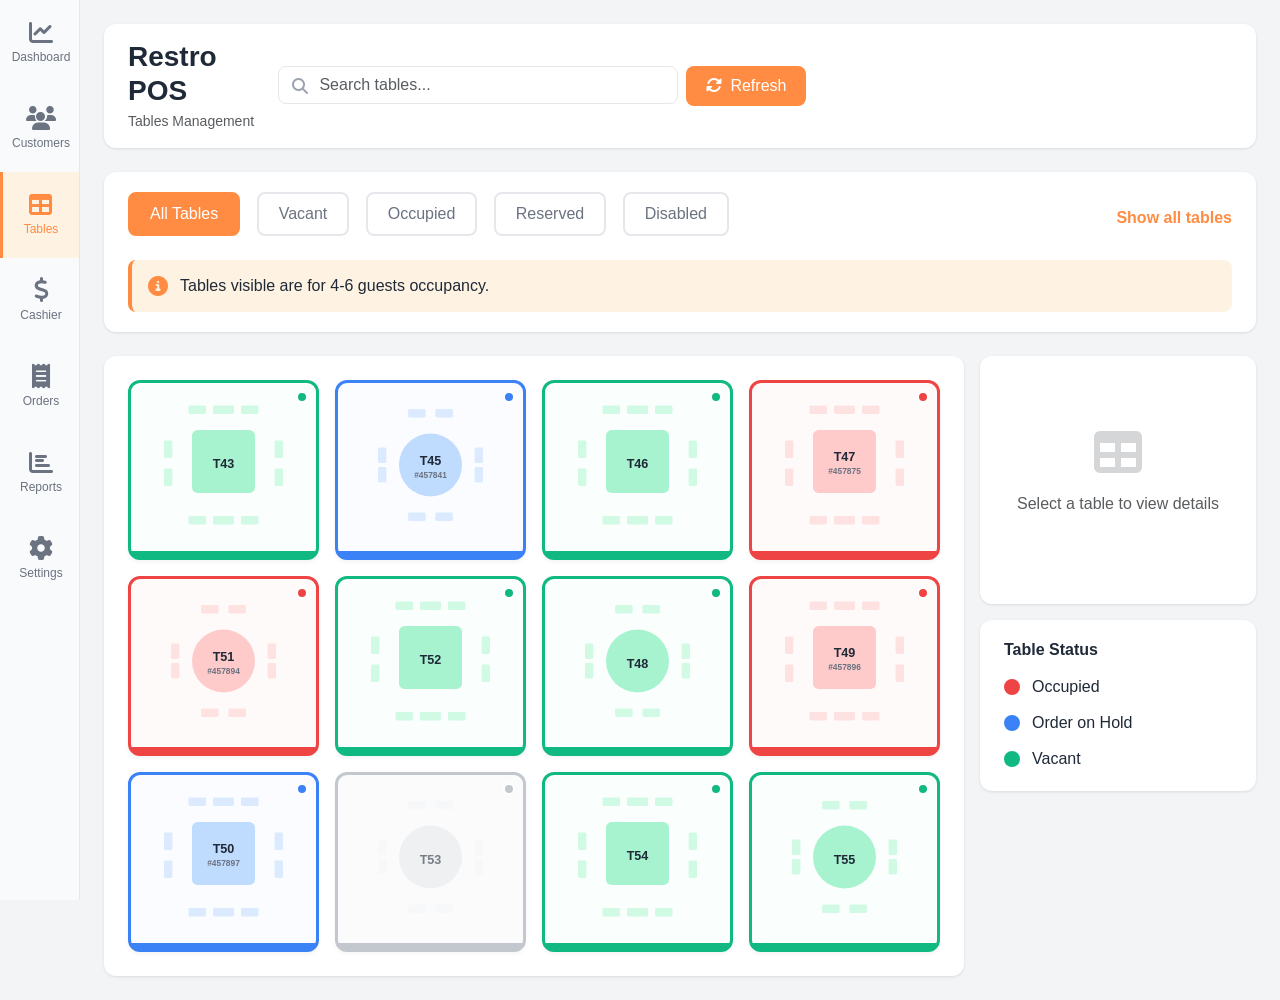
<file: resta-soft/mesas_resta.html>
<!DOCTYPE html>
<html lang="es">
<head>
    <meta charset="UTF-8">
    <meta name="viewport" content="width=device-width, initial-scale=1.0">
    <title>Restro POS - Tables Management</title>

    <!-- Bootstrap 5 CSS -->
    <link href="https://cdn.jsdelivr.net/npm/bootstrap@5.3.2/dist/css/bootstrap.min.css" rel="stylesheet">

    <!-- Font Awesome 6 -->
    <link rel="stylesheet" href="https://cdnjs.cloudflare.com/ajax/libs/font-awesome/6.5.1/css/all.min.css">

    <style>
        :root {
            --primary-orange: #FF8C42;
            --success-green: #10B981;
            --danger-red: #EF4444;
            --info-blue: #3B82F6;
            --warning-yellow: #F59E0B;
            --disabled-gray: #9CA3AF;
            --sidebar-bg: #F9FAFB;
            --card-shadow: 0 1px 3px rgba(0, 0, 0, 0.1);
        }

        body {
            font-family: -apple-system, BlinkMacSystemFont, 'Segoe UI', Roboto, 'Helvetica Neue', Arial, sans-serif;
            background-color: #F3F4F6;
            color: #1F2937;
        }

        /* Sidebar */
        .sidebar {
            min-height: 100vh;
            background-color: var(--sidebar-bg);
            border-right: 1px solid #E5E7EB;
            position: fixed;
            top: 0;
            left: 0;
            width: 80px;
            z-index: 1000;
        }

        .sidebar-item {
            padding: 1.25rem 0;
            text-align: center;
            color: #6B7280;
            transition: all 0.2s;
            cursor: pointer;
            border-left: 3px solid transparent;
        }

        .sidebar-item:hover,
        .sidebar-item.active {
            background-color: #FEF3E2;
            color: var(--primary-orange);
            border-left-color: var(--primary-orange);
        }

        .sidebar-item i {
            font-size: 1.5rem;
            display: block;
            margin-bottom: 0.25rem;
        }

        .sidebar-item span {
            font-size: 0.75rem;
            display: block;
        }

        /* Main Content */
        .main-content {
            margin-left: 80px;
            padding: 1.5rem;
        }

        /* Header */
        .top-header {
            background-color: white;
            border-radius: 12px;
            padding: 1rem 1.5rem;
            margin-bottom: 1.5rem;
            box-shadow: var(--card-shadow);
        }

        .search-box {
            position: relative;
            max-width: 400px;
        }

        .search-box input {
            padding-left: 2.5rem;
            border: 1px solid #E5E7EB;
            border-radius: 8px;
        }

        .search-box i {
            position: absolute;
            left: 0.875rem;
            top: 50%;
            transform: translateY(-50%);
            color: #9CA3AF;
        }

        .btn-primary-custom {
            background-color: var(--primary-orange);
            border: none;
            color: white;
            padding: 0.5rem 1.25rem;
            border-radius: 8px;
            font-weight: 500;
            transition: all 0.2s;
        }

        .btn-primary-custom:hover {
            background-color: #E67E3C;
            transform: translateY(-1px);
        }

        /* Filter Pills */
        .filter-container {
            background: white;
            border-radius: 12px;
            padding: 1.25rem 1.5rem;
            margin-bottom: 1.5rem;
            box-shadow: var(--card-shadow);
        }

        .filter-pill {
            padding: 0.5rem 1.25rem;
            border-radius: 8px;
            border: 2px solid #E5E7EB;
            background: white;
            color: #6B7280;
            font-weight: 500;
            cursor: pointer;
            transition: all 0.2s;
            margin-right: 0.75rem;
            margin-bottom: 0.5rem;
            display: inline-block;
        }

        .filter-pill:hover {
            border-color: var(--primary-orange);
            color: var(--primary-orange);
        }

        .filter-pill.active {
            background-color: var(--primary-orange);
            border-color: var(--primary-orange);
            color: white;
        }

        .info-alert {
            background-color: #FEF3E2;
            border-left: 4px solid var(--primary-orange);
            padding: 0.875rem 1rem;
            border-radius: 8px;
            display: flex;
            align-items: center;
            gap: 0.75rem;
        }

        .info-alert i {
            color: var(--primary-orange);
            font-size: 1.25rem;
        }

        /* Tables Grid */
        .tables-grid {
            background: white;
            border-radius: 12px;
            padding: 1.5rem;
            box-shadow: var(--card-shadow);
            min-height: 500px;
        }

        /* Table Card - Base styles */
        .table-card {
            background: white;
            border-radius: 12px;
            padding: 0.75rem;
            cursor: pointer;
            transition: all 0.3s ease;
            position: relative;
            border: 3px solid transparent;
            height: 180px;
            box-shadow: 0 2px 4px rgba(0, 0, 0, 0.05);
        }

        .table-card:hover {
            transform: translateY(-4px);
            box-shadow: 0 8px 16px rgba(0, 0, 0, 0.1);
        }

        /* SVG Container */
        .table-svg {
            width: 100%;
            height: 140px;
        }

        /* Table SVG Elements - Default Colors */
        .table-shape {
            fill: #D1D5DB;
            transition: fill 0.3s;
        }

        .chair {
            fill: #E5E7EB;
            transition: fill 0.3s;
        }

        .table-text {
            font-size: 18px;
            font-weight: 700;
            fill: #1F2937;
            text-anchor: middle;
            dominant-baseline: middle;
        }

        .order-text {
            font-size: 12px;
            font-weight: 600;
            fill: #6B7280;
            text-anchor: middle;
            dominant-baseline: middle;
        }

        /* Status Bar */
        .status-bar {
            position: absolute;
            bottom: 0;
            left: 0;
            right: 0;
            height: 6px;
            border-radius: 0 0 8px 8px;
            transition: height 0.3s;
        }

        .table-card:hover .status-bar {
            height: 8px;
        }

        /* Vacant Status (Green) */
        .table-card.vacant {
            background: #FAFFFE;
            border-color: var(--success-green);
        }

        .table-card.vacant .table-shape {
            fill: #A7F3D0;
        }

        .table-card.vacant .chair {
            fill: #D1FAE5;
        }

        .table-card.vacant .status-bar {
            background-color: var(--success-green);
        }

        /* Occupied Status (Red) */
        .table-card.occupied {
            background: #FFFAFA;
            border-color: var(--danger-red);
        }

        .table-card.occupied .table-shape {
            fill: #FECACA;
        }

        .table-card.occupied .chair {
            fill: #FEE2E2;
        }

        .table-card.occupied .status-bar {
            background-color: var(--danger-red);
        }

        /* Reserved Status (Blue) */
        .table-card.reserved {
            background: #FAFCFF;
            border-color: var(--info-blue);
        }

        .table-card.reserved .table-shape {
            fill: #BFDBFE;
        }

        .table-card.reserved .chair {
            fill: #DBEAFE;
        }

        .table-card.reserved .status-bar {
            background-color: var(--info-blue);
        }

        /* Disabled Status (Gray) */
        .table-card.disabled {
            background: #FAFAFA;
            border-color: var(--disabled-gray);
            opacity: 0.6;
            cursor: not-allowed;
        }

        .table-card.disabled .table-shape {
            fill: #E5E7EB;
        }

        .table-card.disabled .chair {
            fill: #F3F4F6;
        }

        .table-card.disabled .status-bar {
            background-color: var(--disabled-gray);
        }

        .table-card.disabled:hover {
            transform: none;
            box-shadow: 0 2px 4px rgba(0, 0, 0, 0.05);
        }

        /* Status Badge */
        .status-badge {
            position: absolute;
            top: 0.5rem;
            right: 0.5rem;
            width: 12px;
            height: 12px;
            border-radius: 50%;
            border: 2px solid white;
            z-index: 10;
        }

        .status-badge.vacant {
            background-color: var(--success-green);
        }

        .status-badge.occupied {
            background-color: var(--danger-red);
        }

        .status-badge.reserved {
            background-color: var(--info-blue);
        }

        .status-badge.disabled {
            background-color: var(--disabled-gray);
        }

        /* Legend */
        .status-legend {
            background: white;
            border-radius: 12px;
            padding: 1.25rem 1.5rem;
            box-shadow: var(--card-shadow);
            margin-top: 1.5rem;
        }

        .legend-item {
            display: flex;
            align-items: center;
            gap: 0.75rem;
            margin-bottom: 0.75rem;
        }

        .legend-item:last-child {
            margin-bottom: 0;
        }

        .legend-dot {
            width: 16px;
            height: 16px;
            border-radius: 50%;
        }

        .legend-dot.occupied {
            background-color: var(--danger-red);
        }

        .legend-dot.reserved {
            background-color: var(--info-blue);
        }

        .legend-dot.vacant {
            background-color: var(--success-green);
        }

        .legend-label {
            font-weight: 500;
            color: #1F2937;
        }

        /* Table Detail Panel */
        .table-detail-panel {
            background: white;
            border-radius: 12px;
            padding: 1.5rem;
            box-shadow: var(--card-shadow);
            position: sticky;
            top: 1.5rem;
        }

        .detail-header {
            font-size: 1.25rem;
            font-weight: 700;
            margin-bottom: 1rem;
            color: #1F2937;
        }

        .detail-info {
            margin-bottom: 1rem;
            padding-bottom: 1rem;
            border-bottom: 1px solid #F3F4F6;
        }

        .detail-label {
            font-size: 0.875rem;
            color: #6B7280;
            margin-bottom: 0.25rem;
        }

        .detail-value {
            font-size: 1rem;
            font-weight: 600;
            color: #1F2937;
        }

        /* Responsive Design */
        @media (max-width: 768px) {
            .sidebar {
                width: 60px;
            }

            .sidebar-item span {
                display: none;
            }

            .main-content {
                margin-left: 60px;
                padding: 1rem;
            }

            .table-card {
                height: 160px;
            }

            .table-svg {
                height: 120px;
            }

            .filter-pill {
                padding: 0.4rem 1rem;
                font-size: 0.875rem;
            }
        }
    </style>
</head>
<body>
    <!-- Sidebar Navigation -->
    <div class="sidebar">
        <div class="sidebar-item">
            <i class="fas fa-chart-line"></i>
            <span>Dashboard</span>
        </div>
        <div class="sidebar-item">
            <i class="fas fa-users"></i>
            <span>Customers</span>
        </div>
        <div class="sidebar-item active">
            <i class="fas fa-table"></i>
            <span>Tables</span>
        </div>
        <div class="sidebar-item">
            <i class="fas fa-dollar-sign"></i>
            <span>Cashier</span>
        </div>
        <div class="sidebar-item">
            <i class="fas fa-receipt"></i>
            <span>Orders</span>
        </div>
        <div class="sidebar-item">
            <i class="fas fa-chart-bar"></i>
            <span>Reports</span>
        </div>
        <div class="sidebar-item">
            <i class="fas fa-cog"></i>
            <span>Settings</span>
        </div>
    </div>

    <!-- Main Content -->
    <div class="main-content">
        <!-- Header -->
        <div class="top-header d-flex flex-column flex-md-row justify-content-between align-items-start align-items-md-center gap-3">
            <div>
                <h1 class="h3 mb-1 fw-bold">Restro POS</h1>
                <p class="text-muted mb-0 small">Tables Management</p>
            </div>
            <div class="d-flex flex-column flex-md-row gap-2 w-100 w-md-auto">
                <div class="search-box flex-grow-1">
                    <i class="fas fa-search"></i>
                    <input type="text" class="form-control" placeholder="Search tables..." id="searchInput">
                </div>
                <button class="btn btn-primary-custom" onclick="location.reload()">
                    <i class="fas fa-sync-alt me-2"></i>Refresh
                </button>
            </div>
        </div>

        <!-- Filters & Info Alert -->
        <div class="filter-container">
            <div class="d-flex flex-column flex-md-row justify-content-between align-items-start align-items-md-center gap-3 mb-3">
                <div>
                    <button class="filter-pill active" data-filter="all">All Tables</button>
                    <button class="filter-pill" data-filter="vacant">Vacant</button>
                    <button class="filter-pill" data-filter="occupied">Occupied</button>
                    <button class="filter-pill" data-filter="reserved">Reserved</button>
                    <button class="filter-pill" data-filter="disabled">Disabled</button>
                </div>
                <a href="#" class="text-decoration-none fw-semibold" style="color: var(--primary-orange);">Show all tables</a>
            </div>

            <div class="info-alert">
                <i class="fas fa-info-circle"></i>
                <span>Tables visible are for 4-6 guests occupancy.</span>
            </div>
        </div>

        <!-- Tables Grid & Detail Panel -->
        <div class="row g-3">
            <!-- Tables Grid -->
            <div class="col-12 col-lg-9">
                <div class="tables-grid">
                    <div class="row g-3" id="tablesContainer">
                        <!-- Tables will be dynamically generated here -->
                    </div>
                </div>
            </div>

            <!-- Table Detail Panel -->
            <div class="col-12 col-lg-3">
                <div class="table-detail-panel" id="detailPanel">
                    <div class="text-center text-muted py-5">
                        <i class="fas fa-table fa-3x mb-3 opacity-25"></i>
                        <p>Select a table to view details</p>
                    </div>
                </div>

                <!-- Status Legend -->
                <div class="status-legend mt-3">
                    <h3 class="h6 fw-bold mb-3">Table Status</h3>
                    <div class="legend-item">
                        <div class="legend-dot occupied"></div>
                        <span class="legend-label">Occupied</span>
                    </div>
                    <div class="legend-item">
                        <div class="legend-dot reserved"></div>
                        <span class="legend-label">Order on Hold</span>
                    </div>
                    <div class="legend-item">
                        <div class="legend-dot vacant"></div>
                        <span class="legend-label">Vacant</span>
                    </div>
                </div>
            </div>
        </div>
    </div>

    <!-- Order Assignment Modal -->
    <div class="modal fade" id="orderModal" tabindex="-1" aria-hidden="true">
        <div class="modal-dialog modal-dialog-centered">
            <div class="modal-content">
                <div class="modal-header border-0">
                    <h5 class="modal-title fw-bold">Select & Place Order</h5>
                    <button type="button" class="btn-close" data-bs-dismiss="modal"></button>
                </div>
                <div class="modal-body">
                    <div class="text-center py-4" id="modalContent">
                        <!-- Dynamic content will be loaded here -->
                    </div>
                </div>
            </div>
        </div>
    </div>

    <!-- Bootstrap 5 JS Bundle -->
    <script src="https://cdn.jsdelivr.net/npm/bootstrap@5.3.2/dist/js/bootstrap.bundle.min.js"></script>

    <script>
        /**
         * Table Data Model
         * Represents the structure of each table in the system
         */
        class TableModel {
            constructor(id, number, status, orderId = null, capacity = 4, shape = 'square') {
                this.id = id;
                this.number = number;
                this.status = status; // vacant, occupied, reserved, disabled
                this.orderId = orderId;
                this.capacity = capacity;
                this.shape = shape; // square, round
            }
        }

        /**
         * SVG Generator Class
         * Generates table SVG representations using the Factory Pattern
         */
        class SvgTableGenerator {
            /**
             * Generate square table SVG with chairs
             * @param {TableModel} table - Table object
             * @returns {string} SVG markup
             */
            static generateSquareTable(table) {
                return `
                    <svg viewBox="0 0 200 200" class="table-svg">
                        <!-- Top chairs -->
                        <rect x="50" y="15" width="25" height="12" class="chair" rx="2"/>
                        <rect x="85" y="15" width="30" height="12" class="chair" rx="2"/>
                        <rect x="125" y="15" width="25" height="12" class="chair" rx="2"/>

                        <!-- Main table (square) -->
                        <rect x="55" y="50" width="90" height="90" class="table-shape" rx="8"/>

                        <!-- Bottom chairs -->
                        <rect x="50" y="173" width="25" height="12" class="chair" rx="2"/>
                        <rect x="85" y="173" width="30" height="12" class="chair" rx="2"/>
                        <rect x="125" y="173" width="25" height="12" class="chair" rx="2"/>

                        <!-- Left chairs -->
                        <rect x="15" y="65" width="12" height="25" class="chair" rx="2"/>
                        <rect x="15" y="105" width="12" height="25" class="chair" rx="2"/>

                        <!-- Right chairs -->
                        <rect x="173" y="65" width="12" height="25" class="chair" rx="2"/>
                        <rect x="173" y="105" width="12" height="25" class="chair" rx="2"/>

                        <!-- Table number -->
                        <text x="100" y="${table.orderId ? '90' : '100'}" class="table-text">${table.number}</text>
                        ${table.orderId ? `<text x="100" y="110" class="order-text">${table.orderId}</text>` : ''}
                    </svg>
                `;
            }

            /**
             * Generate round table SVG with chairs
             * @param {TableModel} table - Table object
             * @returns {string} SVG markup
             */
            static generateRoundTable(table) {
                return `
                    <svg viewBox="0 0 200 200" class="table-svg">
                        <!-- Top chairs -->
                        <rect x="68" y="20" width="25" height="12" class="chair" rx="2"/>
                        <rect x="107" y="20" width="25" height="12" class="chair" rx="2"/>

                        <!-- Side chairs (left and right arcs) -->
                        <rect x="25" y="75" width="12" height="22" class="chair" rx="2"/>
                        <rect x="25" y="103" width="12" height="22" class="chair" rx="2"/>
                        <rect x="163" y="75" width="12" height="22" class="chair" rx="2"/>
                        <rect x="163" y="103" width="12" height="22" class="chair" rx="2"/>

                        <!-- Main table (circle) -->
                        <circle cx="100" cy="100" r="45" class="table-shape"/>

                        <!-- Bottom chairs -->
                        <rect x="68" y="168" width="25" height="12" class="chair" rx="2"/>
                        <rect x="107" y="168" width="25" height="12" class="chair" rx="2"/>

                        <!-- Table number -->
                        <text x="100" y="${table.orderId ? '95' : '105'}" class="table-text">${table.number}</text>
                        ${table.orderId ? `<text x="100" y="115" class="order-text">${table.orderId}</text>` : ''}
                    </svg>
                `;
            }

            /**
             * Factory method to generate appropriate table SVG
             * Implements the Factory Pattern for object creation
             * @param {TableModel} table - Table object
             * @returns {string} SVG markup
             */
            static generate(table) {
                return table.shape === 'round'
                    ? this.generateRoundTable(table)
                    : this.generateSquareTable(table);
            }
        }

        /**
         * Tables Manager Class
         * Handles all table-related operations following the Single Responsibility Principle
         */
        class TablesManager {
            constructor() {
                this.tables = this.initializeTables();
                this.currentFilter = 'all';
                this.selectedTable = null;
                this.orderModal = null;
            }

            /**
             * Initialize sample table data
             * In production, this would fetch from API
             * @returns {Array<TableModel>} Array of table objects
             */
            initializeTables() {
                return [
                    new TableModel(1, 'T43', 'vacant', null, 4, 'square'),
                    new TableModel(2, 'T45', 'reserved', '#457841', 6, 'round'),
                    new TableModel(3, 'T46', 'vacant', null, 4, 'square'),
                    new TableModel(4, 'T47', 'occupied', '#457875', 6, 'square'),
                    new TableModel(5, 'T51', 'occupied', '#457894', 8, 'round'),
                    new TableModel(6, 'T52', 'vacant', null, 4, 'square'),
                    new TableModel(7, 'T48', 'vacant', null, 6, 'round'),
                    new TableModel(8, 'T49', 'occupied', '#457896', 4, 'square'),
                    new TableModel(9, 'T50', 'reserved', '#457897', 6, 'square'),
                    new TableModel(10, 'T53', 'disabled', null, 4, 'round'),
                    new TableModel(11, 'T54', 'vacant', null, 8, 'square'),
                    new TableModel(12, 'T55', 'vacant', null, 4, 'round')
                ];
            }

            /**
             * Filter tables by status
             * @param {string} status - Status to filter by
             * @returns {Array<TableModel>} Filtered tables
             */
            filterTables(status) {
                if (status === 'all') return this.tables;
                return this.tables.filter(table => table.status === status);
            }

            /**
             * Search tables by number or order ID
             * @param {string} searchTerm - Search term
             * @returns {Array<TableModel>} Matching tables
             */
            searchTables(searchTerm) {
                if (!searchTerm) return this.tables;
                const term = searchTerm.toLowerCase();
                return this.tables.filter(table =>
                    table.number.toLowerCase().includes(term) ||
                    (table.orderId && table.orderId.toLowerCase().includes(term))
                );
            }

            /**
             * Get table statistics
             * @returns {Object} Statistics object
             */
            getStatistics() {
                return {
                    total: this.tables.length,
                    vacant: this.tables.filter(t => t.status === 'vacant').length,
                    occupied: this.tables.filter(t => t.status === 'occupied').length,
                    reserved: this.tables.filter(t => t.status === 'reserved').length,
                    disabled: this.tables.filter(t => t.status === 'disabled').length
                };
            }
        }

        /**
         * UI Controller Class
         * Handles all DOM manipulations and user interactions
         * Implements the Observer Pattern for event handling
         */
        class UIController {
            constructor(tablesManager) {
                this.tablesManager = tablesManager;
                this.container = document.getElementById('tablesContainer');
                this.detailPanel = document.getElementById('detailPanel');
                this.searchInput = document.getElementById('searchInput');
                this.orderModal = new bootstrap.Modal(document.getElementById('orderModal'));

                this.init();
            }

            /**
             * Initialize event listeners
             */
            init() {
                // Filter buttons
                document.querySelectorAll('.filter-pill').forEach(btn => {
                    btn.addEventListener('click', (e) => this.handleFilterClick(e));
                });

                // Search input with debounce pattern for performance optimization
                let searchTimeout;
                this.searchInput.addEventListener('input', (e) => {
                    clearTimeout(searchTimeout);
                    searchTimeout = setTimeout(() => {
                        this.handleSearch(e.target.value);
                    }, 300);
                });

                // Sidebar navigation
                document.querySelectorAll('.sidebar-item').forEach(item => {
                    item.addEventListener('click', function() {
                        document.querySelectorAll('.sidebar-item').forEach(el => el.classList.remove('active'));
                        this.classList.add('active');
                    });
                });

                // Initial render
                this.renderTables();
            }

            /**
             * Handle filter button click
             * @param {Event} e - Click event
             */
            handleFilterClick(e) {
                document.querySelectorAll('.filter-pill').forEach(btn => btn.classList.remove('active'));
                e.target.classList.add('active');

                const filter = e.target.dataset.filter;
                this.tablesManager.currentFilter = filter;
                this.renderTables();
            }

            /**
             * Handle search input
             * @param {string} searchTerm - Search term
             */
            handleSearch(searchTerm) {
                const filteredTables = this.tablesManager.searchTables(searchTerm);
                this.renderTables(filteredTables);
            }

            /**
             * Render tables grid using Template Method Pattern
             * @param {Array<TableModel>} tablesToRender - Optional filtered tables array
             */
            renderTables(tablesToRender = null) {
                const tables = tablesToRender || this.tablesManager.filterTables(this.tablesManager.currentFilter);

                this.container.innerHTML = tables.map(table => `
                    <div class="col-6 col-md-4 col-xl-3">
                        <div class="table-card ${table.status}" data-table-id="${table.id}">
                            <span class="status-badge ${table.status}"></span>
                            ${SvgTableGenerator.generate(table)}
                            <div class="status-bar"></div>
                        </div>
                    </div>
                `).join('');

                // Add click listeners to table cards
                document.querySelectorAll('.table-card').forEach(card => {
                    card.addEventListener('click', (e) => {
                        if (!card.classList.contains('disabled')) {
                            this.handleTableClick(parseInt(card.dataset.tableId));
                        }
                    });
                });
            }

            /**
             * Handle table card click
             * @param {number} tableId - Table ID
             */
            handleTableClick(tableId) {
                const table = this.tablesManager.tables.find(t => t.id === tableId);
                if (!table) return;

                this.tablesManager.selectedTable = table;
                this.renderDetailPanel(table);

                // Show modal for vacant tables
                if (table.status === 'vacant') {
                    this.showOrderModal(table);
                }
            }

            /**
             * Render detail panel for selected table
             * @param {TableModel} table - Selected table
             */
            renderDetailPanel(table) {
                const statusColors = {
                    vacant: 'success',
                    occupied: 'danger',
                    reserved: 'info',
                    disabled: 'secondary'
                };

                const statusLabels = {
                    vacant: 'Vacant',
                    occupied: 'Occupied',
                    reserved: 'Order on Hold',
                    disabled: 'Disabled'
                };

                this.detailPanel.innerHTML = `
                    <div class="detail-header">Table ${table.number}</div>

                    <div class="detail-info">
                        <div class="detail-label">Status</div>
                        <div class="detail-value">
                            <span class="badge bg-${statusColors[table.status]}">${statusLabels[table.status]}</span>
                        </div>
                    </div>

                    ${table.orderId ? `
                        <div class="detail-info">
                            <div class="detail-label">Order ID</div>
                            <div class="detail-value">${table.orderId}</div>
                        </div>
                    ` : ''}

                    <div class="detail-info">
                        <div class="detail-label">Capacity</div>
                        <div class="detail-value">${table.capacity} Guests</div>
                    </div>

                    <div class="detail-info">
                        <div class="detail-label">Shape</div>
                        <div class="detail-value text-capitalize">${table.shape}</div>
                    </div>

                    <div class="d-grid gap-2">
                        ${table.status === 'vacant' ? `
                            <button class="btn btn-primary-custom" onclick="uiController.showOrderModal(${JSON.stringify(table).replace(/"/g, '&quot;')})">
                                <i class="fas fa-plus me-2"></i>Select & Place Order
                            </button>
                        ` : table.status === 'occupied' ? `
                            <button class="btn btn-success">
                                <i class="fas fa-eye me-2"></i>View Order
                            </button>
                            <button class="btn btn-outline-danger">
                                <i class="fas fa-times me-2"></i>Clear Table
                            </button>
                        ` : ''}
                    </div>
                `;
            }

            /**
             * Show order assignment modal
             * @param {TableModel} table - Table to assign order to
             */
            showOrderModal(table) {
                document.getElementById('modalContent').innerHTML = `
                    <div class="mb-4">
                        <i class="fas fa-utensils fa-4x mb-3" style="color: var(--primary-orange);"></i>
                        <h4 class="fw-bold mb-2">Table ${table.number}</h4>
                        <p class="text-muted">Ready to take order for ${table.capacity} guests</p>
                    </div>

                    <div class="d-grid gap-2">
                        <button class="btn btn-primary-custom btn-lg" onclick="uiController.assignOrder()">
                            <i class="fas fa-plus-circle me-2"></i>Start New Order
                        </button>
                        <button class="btn btn-outline-secondary" data-bs-dismiss="modal">
                            Cancel
                        </button>
                    </div>
                `;

                this.orderModal.show();
            }

            /**
             * Assign order to table (placeholder for actual implementation)
             * In production, this would make an AJAX call to the backend
             */
            assignOrder() {
                const table = this.tablesManager.selectedTable;
                if (table) {
                    // Simulation of order creation
                    console.log(`Creating new order for Table ${table.number}`);
                    alert(`Starting new order for Table ${table.number}\n\nIn production, this would:\n- Create order in database\n- Navigate to order page\n- Update table status`);
                    this.orderModal.hide();
                }
            }
        }

        // Initialize the application using Dependency Injection Pattern
        const tablesManager = new TablesManager();
        const uiController = new UIController(tablesManager);

        // Display statistics in console for debugging
        console.log('Table Statistics:', tablesManager.getStatistics());
    </script>
</body>
</html>
</file>
